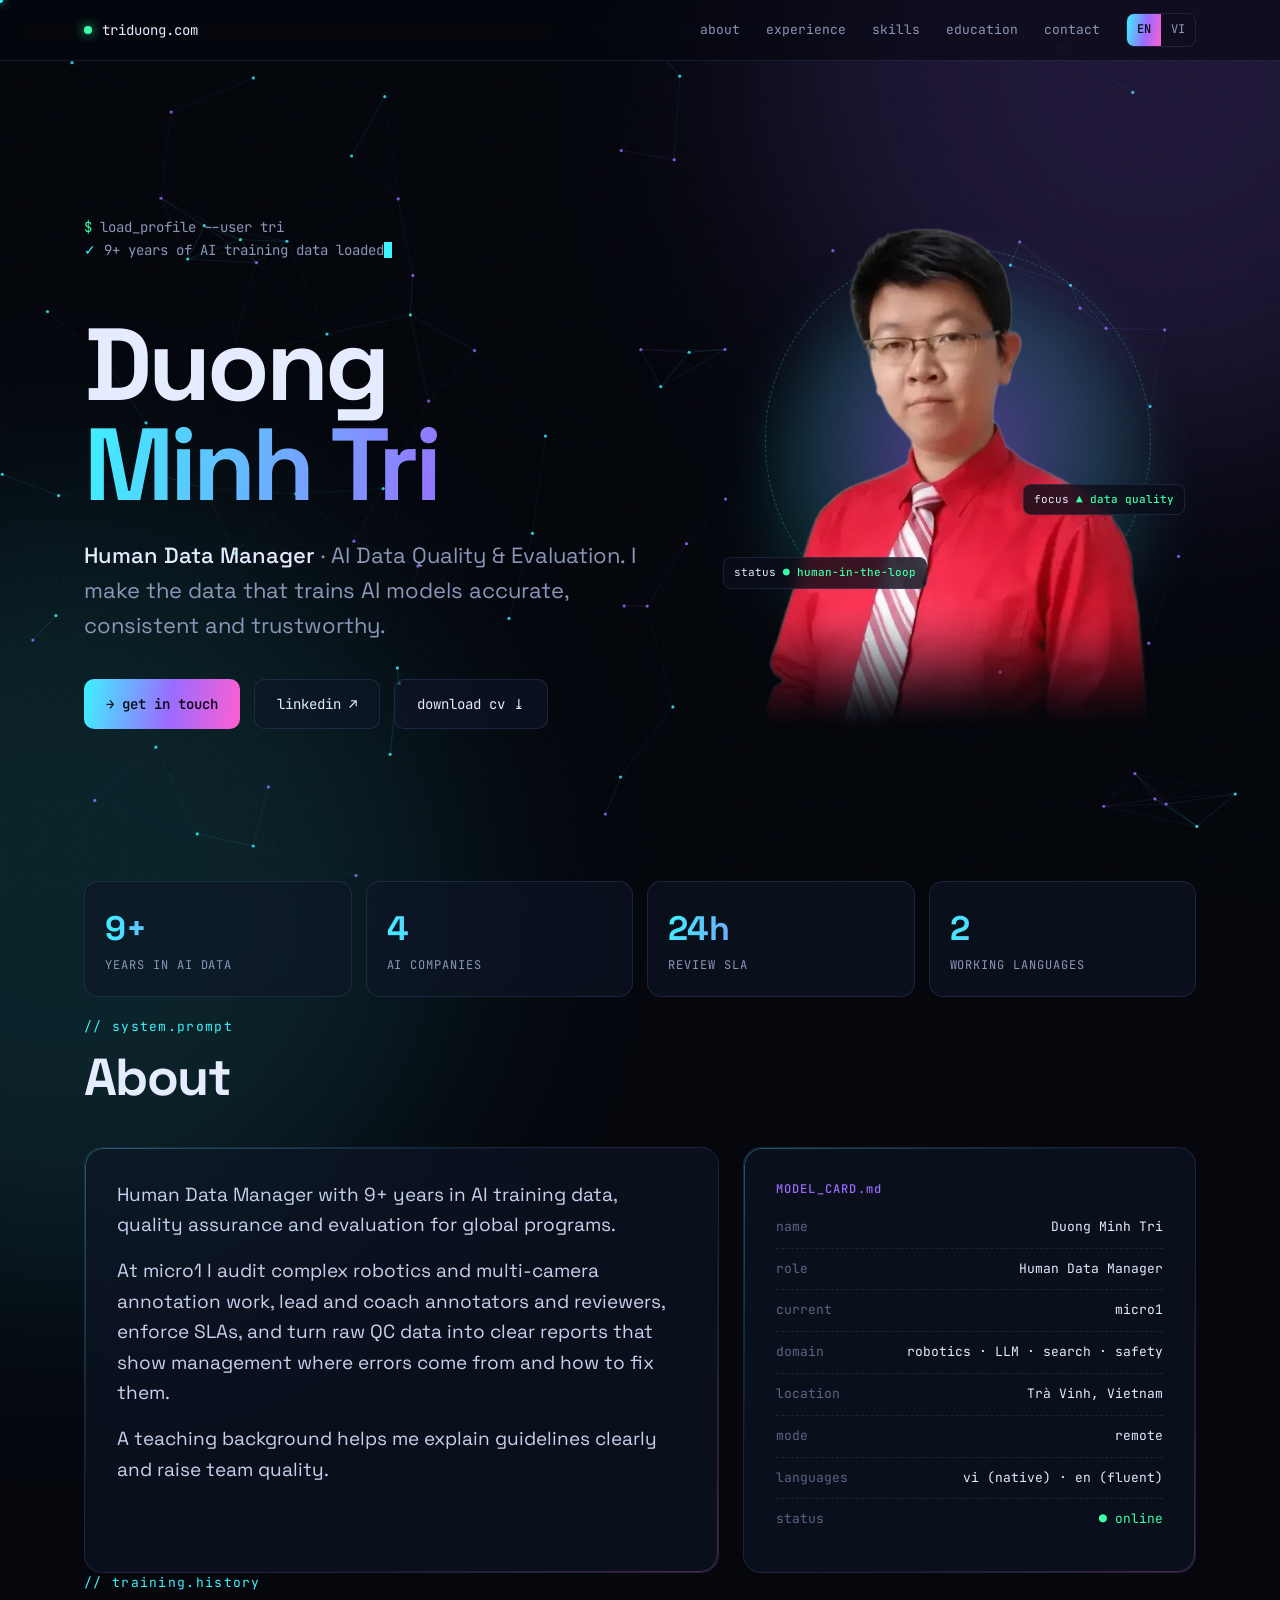
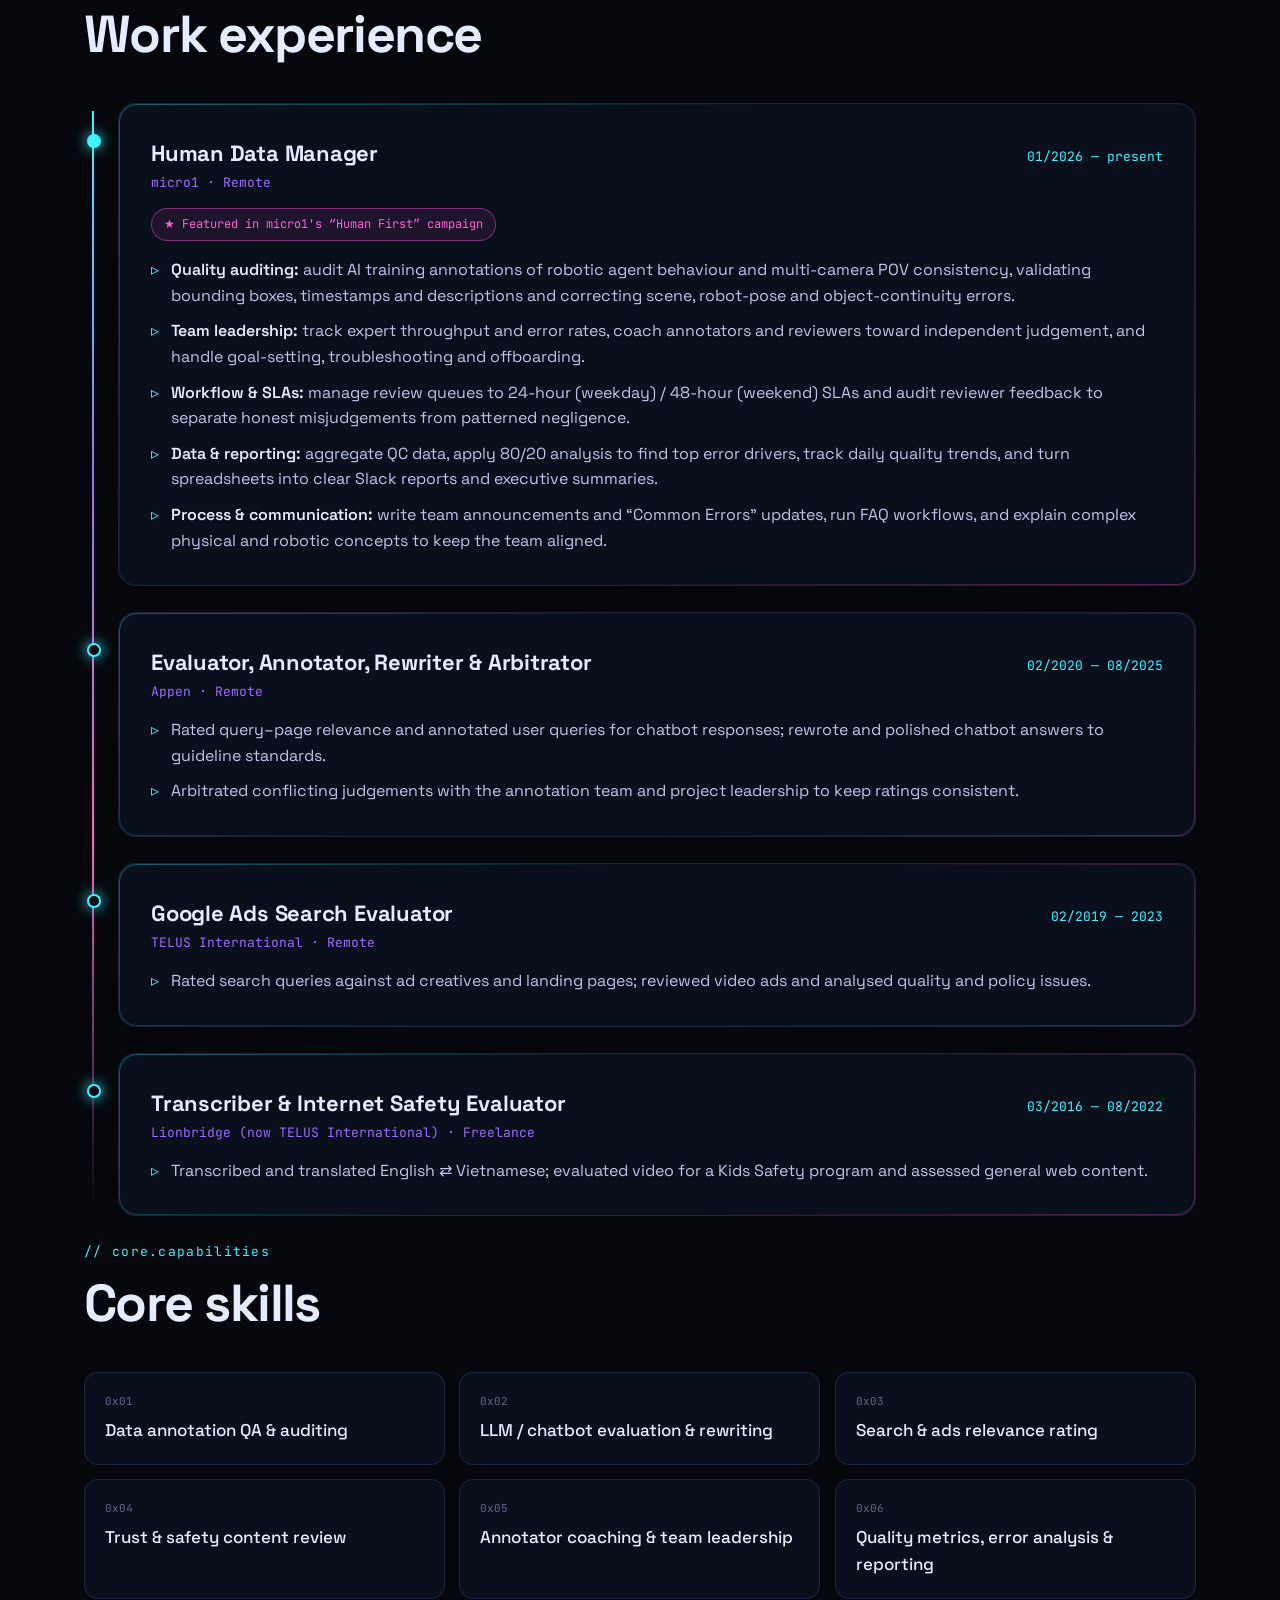
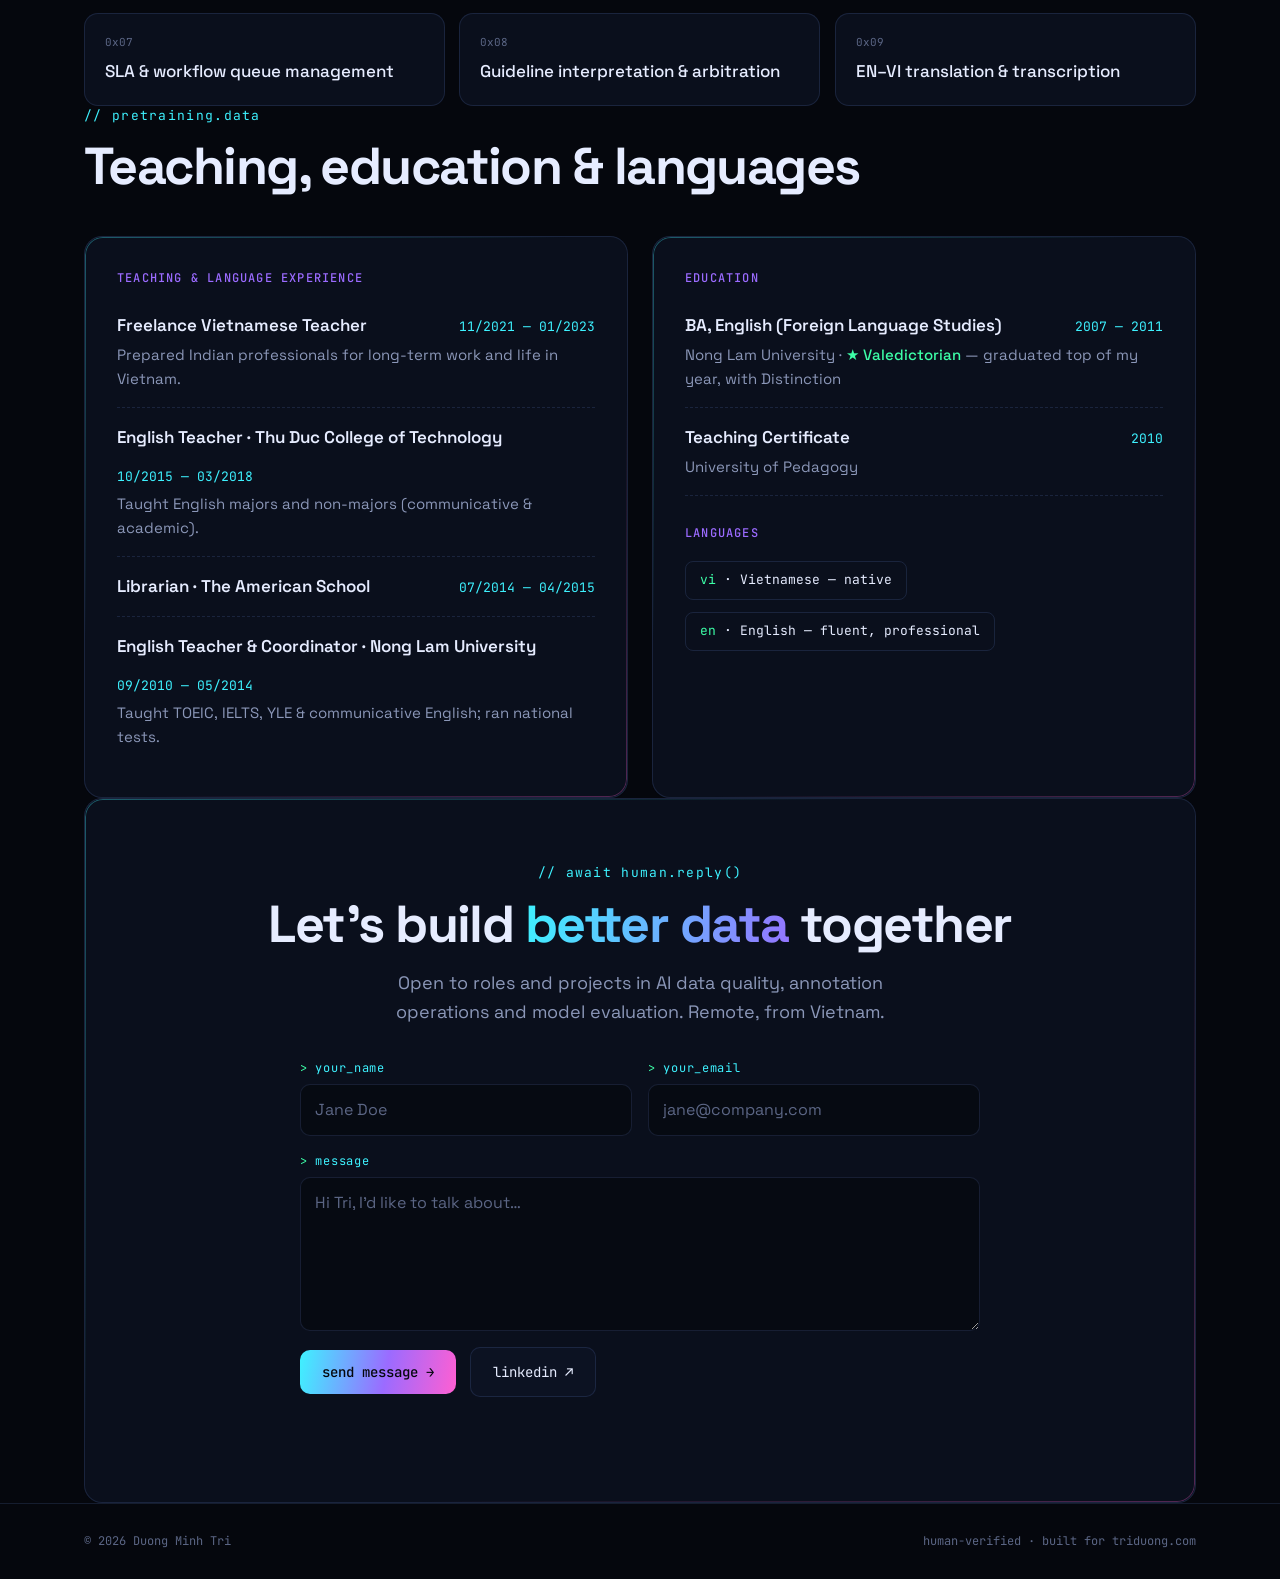
<file: index.html>
<!doctype html>
<html lang="en">
<head>
<meta charset="utf-8">
<meta name="viewport" content="width=device-width, initial-scale=1">
<title>Duong Minh Tri · Human Data Manager</title>
<meta name="description" content="Duong Minh Tri — Human Data Manager specialising in AI training data quality, annotation auditing and LLM evaluation. 9+ years with global AI programs.">
<meta property="og:title" content="Duong Minh Tri · Human Data Manager">
<meta property="og:description" content="AI data quality & evaluation. 9+ years making training data trustworthy.">
<meta property="og:url" content="https://triduong.com/">
<meta property="og:type" content="profile">
<meta property="og:image" content="https://triduong.com/img/og.jpg">
<meta name="twitter:card" content="summary_large_image">
<meta name="theme-color" content="#05070d">
<link rel="canonical" href="https://triduong.com/">
<link rel="alternate" hreflang="en" href="https://triduong.com/">
<link rel="alternate" hreflang="vi" href="https://triduong.com/?lang=vi">
<link rel="icon" href="/favicon.svg" type="image/svg+xml">
<link rel="preload" href="/img/tri.webp" as="image" type="image/webp">
<link rel="preconnect" href="https://fonts.googleapis.com">
<link rel="preconnect" href="https://fonts.gstatic.com" crossorigin>
<link href="https://fonts.googleapis.com/css2?family=Space+Grotesk:wght@400;500;600;700&family=JetBrains+Mono:wght@400;500&display=swap&subset=vietnamese" rel="stylesheet">
<style>
:root{
  --bg:#05070d; --panel:rgba(16,22,40,.62); --line:rgba(120,160,255,.14);
  --text:#e6ecff; --muted:#8b97b8; --dim:#5b6685;
  --cyan:#3ef2ff; --violet:#9b6bff; --pink:#ff5fd2; --green:#3dffa8;
  --grad:linear-gradient(100deg,var(--cyan),var(--violet) 55%,var(--pink));
  --mono:'JetBrains Mono',ui-monospace,monospace; --sans:'Space Grotesk',system-ui,sans-serif;
}
*{box-sizing:border-box;margin:0;padding:0}
html{scroll-behavior:smooth}
body{background:var(--bg);color:var(--text);font-family:var(--sans);line-height:1.6;overflow-x:hidden;-webkit-font-smoothing:antialiased}
::selection{background:var(--violet);color:#fff}
a{color:inherit;text-decoration:none}
#net{position:fixed;inset:0;z-index:0;pointer-events:none}
#fx{position:fixed;inset:0;z-index:60;pointer-events:none;mix-blend-mode:screen}
.glow{position:fixed;width:60vmax;height:60vmax;border-radius:50%;filter:blur(120px);opacity:.18;z-index:0;pointer-events:none}
.glow.a{background:var(--violet);top:-25vmax;right:-20vmax}
.glow.b{background:var(--cyan);bottom:-30vmax;left:-25vmax;opacity:.12}
.grain{position:fixed;inset:0;z-index:1;pointer-events:none;opacity:.05;background-image:url("data:image/svg+xml,%3Csvg xmlns='http://www.w3.org/2000/svg' width='120' height='120'%3E%3Cfilter id='n'%3E%3CfeTurbulence baseFrequency='.9'/%3E%3C/filter%3E%3Crect width='120' height='120' filter='url(%23n)'/%3E%3C/svg%3E")}
main,nav,footer{position:relative;z-index:2}
.wrap{max-width:1160px;margin:0 auto;padding:0 24px}

/* cursor follower (fine pointers only) */
.ring,.cdot{position:fixed;top:0;left:0;z-index:70;pointer-events:none;border-radius:50%;opacity:0;transition:opacity .3s,width .25s,height .25s,margin .25s,border-color .25s,background .25s}
.ring{width:38px;height:38px;margin:-19px 0 0 -19px;border:1.5px solid rgba(62,242,255,.7);box-shadow:0 0 18px rgba(62,242,255,.35),inset 0 0 12px rgba(155,107,255,.25)}
.cdot{width:6px;height:6px;margin:-3px 0 0 -3px;background:var(--cyan);box-shadow:0 0 10px var(--cyan)}
body.has-cursor .ring,body.has-cursor .cdot{opacity:1}
body.hovering .ring{width:64px;height:64px;margin:-32px 0 0 -32px;border-color:var(--pink);background:rgba(255,95,210,.08)}

/* nav */
nav{position:sticky;top:0;backdrop-filter:blur(14px);background:rgba(5,7,13,.55);border-bottom:1px solid var(--line)}
nav .wrap{display:flex;align-items:center;justify-content:space-between;height:60px;gap:16px}
.logo{font-family:var(--mono);font-size:14px;display:flex;align-items:center;gap:10px}
.logo .dot{width:8px;height:8px;border-radius:50%;background:var(--green);box-shadow:0 0 12px var(--green);animation:pulse 2s infinite}
@keyframes pulse{50%{opacity:.35}}
.navr{display:flex;align-items:center;gap:26px}
.links{display:flex;gap:26px;font-family:var(--mono);font-size:13px;color:var(--muted)}
.links a:hover{color:var(--cyan)}
.lang-sw{display:flex;border:1px solid var(--line);border-radius:8px;overflow:hidden;font-family:var(--mono);font-size:12px}
.lang-sw button{background:none;border:0;color:var(--muted);padding:6px 10px;cursor:pointer;font:inherit}
.lang-sw button[aria-pressed="true"]{background:var(--grad);color:#05070d;font-weight:500}
@media(max-width:820px){.links{display:none}}

/* hero */
.hero{min-height:calc(100vh - 60px);display:grid;grid-template-columns:1.25fr 1fr;gap:40px;align-items:center;padding:56px 24px 72px}
.term{font-family:var(--mono);font-size:14px;color:var(--muted);margin-bottom:26px;min-height:5.2em}
.term .p{color:var(--green)} .term .ok{color:var(--cyan)}
.caret{display:inline-block;width:8px;height:1.1em;background:var(--cyan);vertical-align:-3px;animation:blink 1s steps(1) infinite}
@keyframes blink{50%{opacity:0}}
h1{font-size:clamp(48px,8vw,104px);line-height:.98;font-weight:700;letter-spacing:-.04em}
.grad{background:var(--grad);-webkit-background-clip:text;background-clip:text;color:transparent;background-size:200% auto;animation:shift 8s linear infinite}
@keyframes shift{to{background-position:200% center}}
.role{margin-top:22px;font-size:clamp(17px,2.1vw,22px);color:var(--muted);max-width:620px}
.role b{color:var(--text);font-weight:500}
.cta{display:flex;gap:14px;flex-wrap:wrap;margin-top:36px}
.btn{font-family:var(--mono);font-size:14px;padding:13px 22px;border-radius:10px;border:1px solid var(--line);background:var(--panel);transition:box-shadow .25s,border-color .25s,transform .2s ease-out;display:inline-flex;gap:10px;align-items:center;will-change:transform}
.btn:hover{border-color:var(--cyan);box-shadow:0 0 24px rgba(62,242,255,.25)}
.btn.primary{background:var(--grad);color:#05070d;border:0;font-weight:500}
.btn.primary:hover{box-shadow:0 0 34px rgba(155,107,255,.55)}

/* portrait with annotation box */
.photo{position:relative;justify-self:center;width:min(420px,100%);aspect-ratio:531/666;transform-style:preserve-3d;transition:transform .2s ease-out}
.photo .halo{position:absolute;inset:12% 4% 0;border-radius:50% 50% 24px 24px;background:radial-gradient(circle at 50% 40%,rgba(155,107,255,.55),rgba(62,242,255,.18) 45%,transparent 70%);filter:blur(30px)}
.photo .orbit{position:absolute;left:50%;top:44%;width:92%;aspect-ratio:1;translate:-50% -50%;border-radius:50%;border:1px dashed rgba(62,242,255,.3);animation:spin 40s linear infinite}
.photo .orbit::after{content:"";position:absolute;top:-5px;left:50%;width:10px;height:10px;border-radius:50%;background:var(--pink);box-shadow:0 0 14px var(--pink)}
@keyframes spin{to{rotate:360deg}}
.photo img,.photo .head-cv{position:relative;width:100%;height:100%;object-fit:contain;display:block}
.chip{position:absolute;font-family:var(--mono);font-size:11px;padding:6px 10px;border-radius:8px;background:rgba(10,14,26,.8);border:1px solid var(--line);backdrop-filter:blur(8px);white-space:nowrap;transform:translateZ(60px)}
.chip b{color:var(--green);font-weight:500}
.chip.c1{right:-4%;top:52%} .chip.c2{left:-6%;top:66%}
@media(max-width:900px){
  .hero{grid-template-columns:1fr;min-height:0;padding-top:36px;gap:8px}
  .photo{order:-1;width:min(300px,78%)}
  .chip.c1{right:-8%} .chip.c2{left:-10%}
}

/* stats */
.stats{display:grid;grid-template-columns:repeat(4,1fr);gap:14px;margin-top:-20px;margin-bottom:20px}
.stat{padding:20px;border:1px solid var(--line);border-radius:14px;background:var(--panel);backdrop-filter:blur(8px);position:relative;overflow:hidden}
.stat .n{font-size:34px;font-weight:700;background:var(--grad);-webkit-background-clip:text;background-clip:text;color:transparent}
.stat .l{font-family:var(--mono);font-size:12px;color:var(--muted);text-transform:uppercase;letter-spacing:.08em}
@media(max-width:720px){.stats{grid-template-columns:repeat(2,1fr);margin-top:0}}

/* spotlight that follows the cursor on panels */
.spot::after{content:"";position:absolute;inset:0;border-radius:inherit;pointer-events:none;opacity:0;transition:opacity .3s;background:radial-gradient(420px circle at var(--mx,50%) var(--my,50%),rgba(62,242,255,.10),rgba(155,107,255,.06) 35%,transparent 60%)}
.spot:hover::after{opacity:1}

/* sections */
section{padding:90px 0}
.tag{font-family:var(--mono);font-size:13px;color:var(--cyan);letter-spacing:.1em;margin-bottom:12px}
.tag::before{content:"// "}
h2{font-size:clamp(32px,5vw,52px);letter-spacing:-.03em;line-height:1.1;margin-bottom:40px}
.card{border:1px solid var(--line);border-radius:18px;background:var(--panel);backdrop-filter:blur(10px);padding:32px;position:relative;overflow:hidden}
.card::before{content:"";position:absolute;inset:0;border-radius:inherit;padding:1px;background:linear-gradient(140deg,rgba(62,242,255,.35),transparent 40%,transparent 60%,rgba(255,95,210,.3));-webkit-mask:linear-gradient(#000 0 0) content-box,linear-gradient(#000 0 0);-webkit-mask-composite:xor;mask-composite:exclude;pointer-events:none}

.about{display:grid;grid-template-columns:1.4fr 1fr;gap:24px}
.about p{font-size:19px;color:#c7d0ee}
.about p + p{margin-top:16px}
.spec{font-family:var(--mono);font-size:13px}
.spec .row{display:flex;justify-content:space-between;gap:16px;padding:10px 0;border-bottom:1px dashed var(--line)}
.spec .row:last-child{border:0}
.spec .k{color:var(--dim)} .spec .v{color:var(--text);text-align:right}
.spec h3{font-family:var(--mono);font-size:12px;color:var(--violet);margin-bottom:8px;font-weight:500;letter-spacing:.1em}
@media(max-width:860px){.about{grid-template-columns:1fr}}

.tl{position:relative;padding-left:34px}
.tl::before{content:"";position:absolute;left:8px;top:8px;bottom:8px;width:2px;background:linear-gradient(var(--cyan),var(--violet),var(--pink),transparent)}
.job{margin-bottom:26px;overflow:visible}
.job .node{position:absolute;left:-32px;top:30px;width:14px;height:14px;border-radius:50%;background:var(--bg);border:2px solid var(--cyan);box-shadow:0 0 14px var(--cyan)}
.job.now .node{background:var(--cyan);animation:pulse 2s infinite}
.job-h{display:flex;justify-content:space-between;gap:16px;flex-wrap:wrap;align-items:baseline}
.job h3{font-size:22px;letter-spacing:-.01em}
.when{font-family:var(--mono);font-size:13px;color:var(--cyan);white-space:nowrap}
.org{font-family:var(--mono);font-size:13px;color:var(--violet);margin:2px 0 14px}
.badge{display:inline-flex;gap:8px;align-items:center;font-family:var(--mono);font-size:12px;padding:6px 12px;border-radius:999px;border:1px solid rgba(255,95,210,.4);color:var(--pink);background:rgba(255,95,210,.08);margin-bottom:16px}
.job ul{list-style:none;display:grid;gap:10px}
.job li{color:#bcc6e6;padding-left:20px;position:relative}
.job li::before{content:"▹";position:absolute;left:0;color:var(--cyan)}
.job li b{color:var(--text);font-weight:600}

.skills{display:grid;grid-template-columns:repeat(3,1fr);gap:14px}
.skill{padding:20px;border:1px solid var(--line);border-radius:14px;background:var(--panel);transition:border-color .3s,box-shadow .3s,transform .2s ease-out;position:relative;overflow:hidden;will-change:transform}
.skill:hover{border-color:rgba(62,242,255,.5);box-shadow:0 10px 40px -10px rgba(62,242,255,.3)}
.skill .i{font-family:var(--mono);font-size:11px;color:var(--dim)}
.skill .t{font-size:17px;font-weight:500;margin-top:6px}
@media(max-width:860px){.skills{grid-template-columns:repeat(2,1fr)}}
@media(max-width:520px){.skills{grid-template-columns:1fr}}

.two{display:grid;grid-template-columns:1fr 1fr;gap:24px}
@media(max-width:860px){.two{grid-template-columns:1fr}}
.mini{padding:16px 0;border-bottom:1px dashed var(--line)}
.mini:last-child{border:0}
.mini h4{font-size:17px;font-weight:600}
.mini p{color:var(--muted);font-size:15px;margin-top:4px}
.langs{display:flex;gap:12px;flex-wrap:wrap;margin-top:18px}
.lang{font-family:var(--mono);font-size:13px;padding:8px 14px;border-radius:8px;border:1px solid var(--line)}
.lang span{color:var(--green)}

.contact{text-align:center;padding:64px 32px}
.contact h2{margin-bottom:16px}
.contact p{color:var(--muted);max-width:560px;margin:0 auto 32px;font-size:18px}
.cform{max-width:680px;margin:0 auto;text-align:left;display:grid;gap:16px}
.cform .hp{position:absolute;left:-9999px;width:1px;height:1px;overflow:hidden}
.frow{display:grid;grid-template-columns:1fr 1fr;gap:16px}
@media(max-width:600px){.frow{grid-template-columns:1fr}.contact{padding:44px 20px}}
.fld{display:grid;gap:6px}
.fl{font-family:var(--mono);font-size:12px;color:var(--cyan);letter-spacing:.06em}
.fl::before{content:"> ";color:var(--green)}
.fld input,.fld textarea{width:100%;font:inherit;font-size:16px;color:var(--text);background:rgba(5,7,13,.6);border:1px solid var(--line);border-radius:10px;padding:12px 14px;outline:none;transition:border-color .2s,box-shadow .2s;resize:vertical}
.fld input::placeholder,.fld textarea::placeholder{color:var(--dim)}
.fld input:focus,.fld textarea:focus{border-color:var(--cyan);box-shadow:0 0 0 3px rgba(62,242,255,.15),0 0 24px rgba(62,242,255,.15)}
.fact{display:flex;gap:14px;flex-wrap:wrap;align-items:center}
.fact button{cursor:pointer}
.fact button[disabled]{opacity:.6;cursor:wait}
.fstatus{font-family:var(--mono);font-size:14px;min-height:1.4em;margin:0!important;max-width:none!important;text-align:left}
.fstatus.ok{color:var(--green)} .fstatus.err{color:var(--pink)}

footer{border-top:1px solid var(--line);padding:28px 0;font-family:var(--mono);font-size:12px;color:var(--dim)}
footer .wrap{display:flex;justify-content:space-between;flex-wrap:wrap;gap:10px}

.reveal{opacity:0;transform:translateY(24px);transition:opacity .8s ease,transform .8s ease}
.reveal.in{opacity:1;transform:none}
@media(prefers-reduced-motion:reduce){*{animation:none!important;transition:none!important}.reveal{opacity:1;transform:none}}

@media print{
  #net,#fx,.ring,.cdot,.glow,.grain,nav,.cta,.term,.photo .orbit,.photo .halo,  body{background:#fff;color:#000}
  .hero{grid-template-columns:1fr 160px;min-height:0;padding:0}
  .photo{width:160px;order:0}
  .card,.stat,.skill{background:#fff;border-color:#ccc}
  .reveal{opacity:1;transform:none}
  section{padding:24px 0}
  .grad,.stat .n{color:#000;-webkit-text-fill-color:#000}
  .job li,.about p{color:#222}
}
</style>
</head>
<body>
<canvas id="net" aria-hidden="true"></canvas>
<canvas id="fx" aria-hidden="true"></canvas>
<div class="ring" aria-hidden="true"></div><div class="cdot" aria-hidden="true"></div>
<div class="glow a"></div><div class="glow b"></div><div class="grain"></div>

<nav>
  <div class="wrap">
    <a href="#top" class="logo"><span class="dot"></span>triduong.com</a>
    <div class="navr">
      <div class="links">
        <a href="#about" data-i18n="nav.about">about</a><a href="#experience" data-i18n="nav.exp">experience</a><a href="#skills" data-i18n="nav.skills">skills</a><a href="#education" data-i18n="nav.edu">education</a><a href="#contact" data-i18n="nav.contact">contact</a>
      </div>
      <div class="lang-sw" role="group" aria-label="Language">
        <button type="button" data-lang="en" aria-pressed="true">EN</button><button type="button" data-lang="vi" aria-pressed="false">VI</button>
      </div>
    </div>
  </div>
</nav>

<main id="top">
  <header class="wrap hero">
    <div>
      <div class="term" id="term" aria-hidden="true"></div>
      <h1 data-i18n="name">Duong<br><span class="grad">Minh Tri</span></h1>
      <p class="role" data-i18n="role"><b>Human Data Manager</b> · AI Data Quality &amp; Evaluation. I make the data that trains AI models accurate, consistent and trustworthy.</p>
      <div class="cta">
        <a class="btn primary mag" href="#contact" data-i18n="cta.contact">→ get in touch</a>
        <a class="btn mag" href="https://www.linkedin.com/in/tri2212" target="_blank" rel="noopener">linkedin ↗</a>
        <a class="btn mag" id="cvdl" href="/files/Duong_Minh_Tri_CV.pdf" download data-i18n="cta.cv">download cv ⤓</a>
      </div>
    </div>
    <div class="photo" id="photo">
      <div class="halo"></div><div class="orbit"></div>
      <img src="/img/tri.webp" width="531" height="666" alt="Portrait of Duong Minh Tri" data-i18n-alt="photo.alt">
      <div class="chip c1" aria-hidden="true">focus <b>▲ data quality</b></div>
      <div class="chip c2" aria-hidden="true">status <b>● human-in-the-loop</b></div>
    </div>
  </header>

  <div class="wrap stats">
    <div class="stat spot"><div class="n" data-count="9" data-suffix="+">0</div><div class="l" data-i18n="stat.years">years in AI data</div></div>
    <div class="stat spot"><div class="n" data-count="4">0</div><div class="l" data-i18n="stat.cos">AI companies</div></div>
    <div class="stat spot"><div class="n" data-count="24" data-suffix="h">0</div><div class="l" data-i18n="stat.sla">review SLA</div></div>
    <div class="stat spot"><div class="n" data-count="2">0</div><div class="l" data-i18n="stat.langs">working languages</div></div>
  </div>

  <section id="about" class="wrap">
    <div class="tag">system.prompt</div>
    <h2 class="scr" data-i18n="h.about">About</h2>
    <div class="about">
      <div class="card spot reveal">
        <p data-i18n="about.1">Human Data Manager with 9+ years in AI training data, quality assurance and evaluation for global programs.</p>
        <p data-i18n="about.2">At micro1 I audit complex robotics and multi-camera annotation work, lead and coach annotators and reviewers, enforce SLAs, and turn raw QC data into clear reports that show management where errors come from and how to fix them.</p>
        <p data-i18n="about.3">A teaching background helps me explain guidelines clearly and raise team quality.</p>
      </div>
      <div class="card spec spot reveal">
        <h3>MODEL_CARD.md</h3>
        <div class="row"><span class="k">name</span><span class="v" data-i18n="mc.name">Duong Minh Tri</span></div>
        <div class="row"><span class="k">role</span><span class="v">Human Data Manager</span></div>
        <div class="row"><span class="k">current</span><span class="v">micro1</span></div>
        <div class="row"><span class="k">domain</span><span class="v">robotics · LLM · search · safety</span></div>
        <div class="row"><span class="k">location</span><span class="v" data-i18n="mc.loc">Trà Vinh, Vietnam</span></div>
        <div class="row"><span class="k">mode</span><span class="v" data-i18n="mc.mode">remote</span></div>
        <div class="row"><span class="k">languages</span><span class="v" data-i18n="mc.langs">vi (native) · en (fluent)</span></div>
        <div class="row"><span class="k">status</span><span class="v" style="color:var(--green)" data-i18n="mc.status">● online</span></div>
      </div>
    </div>
  </section>

  <section id="experience" class="wrap">
    <div class="tag">training.history</div>
    <h2 class="scr" data-i18n="h.exp">Work experience</h2>
    <div class="tl">
      <article class="job now card spot reveal"><span class="node"></span>
        <div class="job-h"><h3>Human Data Manager</h3><span class="when" data-i18n="j1.when">01/2026 — present</span></div>
        <div class="org" data-i18n="j1.org">micro1 · Remote</div>
        <div class="badge" data-i18n="j1.badge">★ Featured in micro1's “Human First” campaign</div>
        <ul>
          <li data-i18n="j1.1"><b>Quality auditing:</b> audit AI training annotations of robotic agent behaviour and multi-camera POV consistency, validating bounding boxes, timestamps and descriptions and correcting scene, robot-pose and object-continuity errors.</li>
          <li data-i18n="j1.2"><b>Team leadership:</b> track expert throughput and error rates, coach annotators and reviewers toward independent judgement, and handle goal-setting, troubleshooting and offboarding.</li>
          <li data-i18n="j1.3"><b>Workflow &amp; SLAs:</b> manage review queues to 24-hour (weekday) / 48-hour (weekend) SLAs and audit reviewer feedback to separate honest misjudgements from patterned negligence.</li>
          <li data-i18n="j1.4"><b>Data &amp; reporting:</b> aggregate QC data, apply 80/20 analysis to find top error drivers, track daily quality trends, and turn spreadsheets into clear Slack reports and executive summaries.</li>
          <li data-i18n="j1.5"><b>Process &amp; communication:</b> write team announcements and “Common Errors” updates, run FAQ workflows, and explain complex physical and robotic concepts to keep the team aligned.</li>
        </ul>
      </article>
      <article class="job card spot reveal"><span class="node"></span>
        <div class="job-h"><h3 data-i18n="j2.title">Evaluator, Annotator, Rewriter &amp; Arbitrator</h3><span class="when">02/2020 — 08/2025</span></div>
        <div class="org" data-i18n="j2.org">Appen · Remote</div>
        <ul>
          <li data-i18n="j2.1">Rated query–page relevance and annotated user queries for chatbot responses; rewrote and polished chatbot answers to guideline standards.</li>
          <li data-i18n="j2.2">Arbitrated conflicting judgements with the annotation team and project leadership to keep ratings consistent.</li>
        </ul>
      </article>
      <article class="job card spot reveal"><span class="node"></span>
        <div class="job-h"><h3 data-i18n="j3.title">Google Ads Search Evaluator</h3><span class="when">02/2019 — 2023</span></div>
        <div class="org" data-i18n="j3.org">TELUS International · Remote</div>
        <ul>
          <li data-i18n="j3.1">Rated search queries against ad creatives and landing pages; reviewed video ads and analysed quality and policy issues.</li>
        </ul>
      </article>
      <article class="job card spot reveal"><span class="node"></span>
        <div class="job-h"><h3 data-i18n="j4.title">Transcriber &amp; Internet Safety Evaluator</h3><span class="when">03/2016 — 08/2022</span></div>
        <div class="org" data-i18n="j4.org">Lionbridge (now TELUS International) · Freelance</div>
        <ul>
          <li data-i18n="j4.1">Transcribed and translated English ⇄ Vietnamese; evaluated video for a Kids Safety program and assessed general web content.</li>
        </ul>
      </article>
    </div>
  </section>

  <section id="skills" class="wrap">
    <div class="tag">core.capabilities</div>
    <h2 class="scr" data-i18n="h.skills">Core skills</h2>
    <div class="skills" id="skillGrid"></div>
  </section>

  <section id="education" class="wrap">
    <div class="tag">pretraining.data</div>
    <h2 class="scr" data-i18n="h.edu">Teaching, education &amp; languages</h2>
    <div class="two">
      <div class="card spot reveal">
        <div class="spec"><h3 data-i18n="t.head">TEACHING &amp; LANGUAGE EXPERIENCE</h3></div>
        <div class="mini"><div class="job-h"><h4 data-i18n="t1.title">Freelance Vietnamese Teacher</h4><span class="when">11/2021 — 01/2023</span></div><p data-i18n="t1.d">Prepared Indian professionals for long-term work and life in Vietnam.</p></div>
        <div class="mini"><div class="job-h"><h4 data-i18n="t2.title">English Teacher · Thu Duc College of Technology</h4><span class="when">10/2015 — 03/2018</span></div><p data-i18n="t2.d">Taught English majors and non-majors (communicative &amp; academic).</p></div>
        <div class="mini"><div class="job-h"><h4 data-i18n="t3.title">Librarian · The American School</h4><span class="when">07/2014 — 04/2015</span></div></div>
        <div class="mini"><div class="job-h"><h4 data-i18n="t4.title">English Teacher &amp; Coordinator · Nong Lam University</h4><span class="when">09/2010 — 05/2014</span></div><p data-i18n="t4.d">Taught TOEIC, IELTS, YLE &amp; communicative English; ran national tests.</p></div>
      </div>
      <div class="card spot reveal">
        <div class="spec"><h3 data-i18n="e.head">EDUCATION</h3></div>
        <div class="mini"><div class="job-h"><h4 data-i18n="e1.title">BA, English (Foreign Language Studies)</h4><span class="when">2007 — 2011</span></div><p data-i18n="e1.d">Nong Lam University · <b style="color:var(--green);font-weight:500">★ Valedictorian</b> — graduated top of my year, with Distinction</p></div>
        <div class="mini"><div class="job-h"><h4 data-i18n="e2.title">Teaching Certificate</h4><span class="when">2010</span></div><p data-i18n="e2.d">University of Pedagogy</p></div>
        <div class="spec" style="margin-top:28px"><h3 data-i18n="l.head">LANGUAGES</h3></div>
        <div class="langs">
          <div class="lang" data-i18n="l.vi"><span>vi</span> · Vietnamese — native</div>
          <div class="lang" data-i18n="l.en"><span>en</span> · English — fluent, professional</div>
        </div>
      </div>
    </div>
  </section>

  <section id="contact" class="wrap">
    <div class="card contact spot reveal">
      <div class="tag">await human.reply()</div>
      <h2 data-i18n="c.h">Let's build <span class="grad">better data</span> together</h2>
      <p data-i18n="c.p">Open to roles and projects in AI data quality, annotation operations and model evaluation. Remote, from Vietnam.</p>
      <form class="cform" name="contact" method="POST" data-netlify="true" netlify-honeypot="bot-field" id="cform">
        <input type="hidden" name="form-name" value="contact">
        <input type="hidden" name="subject" value="New message from triduong.com">
        <p class="hp"><label>Don’t fill this out: <input name="bot-field" tabindex="-1" autocomplete="off"></label></p>
        <div class="frow">
          <label class="fld"><span class="fl" data-i18n="f.name">your_name</span><input type="text" name="name" required maxlength="120" autocomplete="name" data-i18n-ph="f.name.ph" placeholder="Jane Doe"></label>
          <label class="fld"><span class="fl" data-i18n="f.email">your_email</span><input type="email" name="email" required maxlength="200" autocomplete="email" data-i18n-ph="f.email.ph" placeholder="jane@company.com"></label>
        </div>
        <label class="fld"><span class="fl" data-i18n="f.msg">message</span><textarea name="message" required rows="5" maxlength="5000" data-i18n-ph="f.msg.ph" placeholder="Hi Tri, I'd like to talk about…"></textarea></label>
        <div class="fact">
          <button type="submit" class="btn primary mag" data-i18n="f.send">send message →</button>
          <a class="btn mag" href="https://www.linkedin.com/in/tri2212" target="_blank" rel="noopener">linkedin ↗</a>
        </div>
        <p class="fstatus" id="fstatus" role="status" aria-live="polite"></p>
      </form>
    </div>
  </section>
</main>

<footer>
  <div class="wrap"><span>© <span id="yr"></span> <span data-i18n="mc.name">Duong Minh Tri</span></span><span data-i18n="foot">human-verified · built for triduong.com</span></div>
</footer>

<script>
(function(){
var reduce=matchMedia('(prefers-reduced-motion: reduce)').matches;
var fine=matchMedia('(hover: hover) and (pointer: fine)').matches;
function store(k,v){try{if(v===undefined)return localStorage.getItem(k);localStorage.setItem(k,v)}catch(e){return null}}

document.getElementById('yr').textContent=new Date().getFullYear();

/* ---------- i18n ---------- */
var VI={
 'nav.about':'giới thiệu','nav.exp':'kinh nghiệm','nav.skills':'kỹ năng','nav.edu':'học vấn','nav.contact':'liên hệ',
 'name':'Dương<br><span class="grad">Minh Trí</span>',
 'role':'<b>Human Data Manager</b> · Chất lượng &amp; Đánh giá Dữ liệu AI. Tôi giúp dữ liệu huấn luyện AI trở nên chính xác, nhất quán và đáng tin cậy.',
 'cta.contact':'→ liên hệ với tôi','cta.cv':'tải CV ⤓',
 'stat.years':'năm với dữ liệu AI','stat.cos':'công ty AI','stat.sla':'SLA kiểm duyệt','stat.langs':'ngôn ngữ làm việc',
 'h.about':'Giới thiệu',
 'about.1':'Human Data Manager với hơn 9 năm kinh nghiệm về dữ liệu huấn luyện AI, đảm bảo chất lượng và đánh giá cho các chương trình toàn cầu.',
 'about.2':'Tại micro1, tôi kiểm định các tác vụ gán nhãn phức tạp về robot và đa camera, dẫn dắt và huấn luyện đội ngũ gán nhãn và kiểm duyệt, đảm bảo SLA, đồng thời biến dữ liệu QC thô thành báo cáo rõ ràng, giúp ban quản lý thấy lỗi phát sinh từ đâu và cách khắc phục.',
 'about.3':'Nền tảng giảng dạy giúp tôi truyền đạt hướng dẫn rõ ràng và nâng cao chất lượng của cả đội.',
 'mc.name':'Dương Minh Trí','mc.loc':'Trà Vinh, Việt Nam','mc.mode':'làm việc từ xa','mc.langs':'vi (bản ngữ) · en (thành thạo)','mc.status':'● đang hoạt động',
 'h.exp':'Kinh nghiệm làm việc',
 'j1.when':'01/2026 — nay','j1.org':'micro1 · Từ xa','j1.badge':'★ Được chọn xuất hiện trong chiến dịch “Human First” của micro1',
 'j1.1':'<b>Kiểm định chất lượng:</b> kiểm định dữ liệu gán nhãn huấn luyện AI về hành vi của tác tử robot và tính nhất quán góc nhìn đa camera; xác thực bounding box, mốc thời gian và mô tả, đồng thời sửa lỗi về bối cảnh, tư thế robot và tính liên tục của vật thể.',
 'j1.2':'<b>Lãnh đạo đội ngũ:</b> theo dõi năng suất và tỷ lệ lỗi của chuyên gia, huấn luyện người gán nhãn và kiểm duyệt viên để tự đưa ra phán đoán độc lập; phụ trách đặt mục tiêu, xử lý vướng mắc và offboarding.',
 'j1.3':'<b>Vận hành &amp; SLA:</b> quản lý hàng đợi kiểm duyệt theo SLA 24 giờ (ngày thường) / 48 giờ (cuối tuần) và rà soát phản hồi của kiểm duyệt viên để phân biệt sai sót vô ý với sự cẩu thả có hệ thống.',
 'j1.4':'<b>Dữ liệu &amp; báo cáo:</b> tổng hợp dữ liệu QC, áp dụng phân tích 80/20 để tìm nguyên nhân gây lỗi chính, theo dõi xu hướng chất lượng hằng ngày và biến bảng tính thành báo cáo Slack cùng bản tóm tắt dễ hiểu cho lãnh đạo.',
 'j1.5':'<b>Quy trình &amp; giao tiếp:</b> soạn thông báo cho đội và bản cập nhật “Lỗi thường gặp”, vận hành quy trình FAQ, giải thích các khái niệm vật lý và robot phức tạp để cả đội luôn thống nhất.',
 'j2.title':'Đánh giá viên, Gán nhãn, Biên tập &amp; Phân xử','j2.org':'Appen · Từ xa',
 'j2.1':'Đánh giá mức độ liên quan giữa truy vấn và trang web, gán nhãn truy vấn người dùng cho phản hồi chatbot; viết lại và trau chuốt câu trả lời của chatbot theo tiêu chuẩn hướng dẫn.',
 'j2.2':'Phân xử các đánh giá mâu thuẫn cùng đội gán nhãn và ban lãnh đạo dự án để đảm bảo tính nhất quán.',
 'j3.title':'Đánh giá viên Tìm kiếm Google Ads','j3.org':'TELUS International · Từ xa',
 'j3.1':'Đánh giá truy vấn tìm kiếm so với mẫu quảng cáo và trang đích; xem xét quảng cáo video, phân tích các vấn đề về chất lượng và chính sách.',
 'j4.title':'Phiên âm viên &amp; Đánh giá viên An toàn Internet','j4.org':'Lionbridge (nay là TELUS International) · Tự do',
 'j4.1':'Phiên âm và dịch Anh ⇄ Việt; đánh giá video cho chương trình An toàn cho Trẻ em và đánh giá nội dung web nói chung.',
 'h.skills':'Kỹ năng cốt lõi',
 'h.edu':'Giảng dạy, học vấn &amp; ngôn ngữ','t.head':'KINH NGHIỆM GIẢNG DẠY &amp; NGÔN NGỮ',
 't1.title':'Giáo viên tiếng Việt tự do','t1.d':'Giúp các chuyên gia Ấn Độ chuẩn bị cho việc làm việc và sinh sống lâu dài tại Việt Nam.',
 't2.title':'Giáo viên tiếng Anh · Trường Cao đẳng Công nghệ Thủ Đức','t2.d':'Giảng dạy tiếng Anh cho sinh viên chuyên ngữ và không chuyên (giao tiếp &amp; học thuật).',
 't3.title':'Thủ thư · The American School',
 't4.title':'Giáo viên &amp; Điều phối viên tiếng Anh · Đại học Nông Lâm','t4.d':'Giảng dạy TOEIC, IELTS, YLE &amp; tiếng Anh giao tiếp; tổ chức các kỳ thi quốc gia.',
 'e.head':'HỌC VẤN','e1.title':'Cử nhân Ngôn ngữ Anh','e1.d':'Đại học Nông Lâm · <b style="color:var(--green);font-weight:500">★ Thủ khoa</b> tốt nghiệp',
 'e2.title':'Chứng chỉ Nghiệp vụ Sư phạm','e2.d':'Trường Đại học Sư phạm',
 'l.head':'NGÔN NGỮ','l.vi':'<span>vi</span> · Tiếng Việt — bản ngữ','l.en':'<span>en</span> · Tiếng Anh — thành thạo, chuyên nghiệp',
 'c.h':'Cùng xây dựng <span class="grad">dữ liệu tốt hơn</span>',
 'c.p':'Sẵn sàng cho các vị trí và dự án về chất lượng dữ liệu AI, vận hành gán nhãn và đánh giá mô hình. Làm việc từ xa tại Việt Nam.',
 'f.name':'họ_tên','f.email':'email','f.msg':'lời_nhắn','f.send':'gửi tin nhắn →',
 'f.name.ph':'Nguyễn Văn A','f.email.ph':'ban@congty.com','f.msg.ph':'Chào anh Trí, tôi muốn trao đổi về…','foot':'xác minh bởi con người · xây dựng cho triduong.com',
 'photo.alt':'Ảnh chân dung Dương Minh Trí'
};
var SK={
 en:['Data annotation QA & auditing','LLM / chatbot evaluation & rewriting','Search & ads relevance rating','Trust & safety content review','Annotator coaching & team leadership','Quality metrics, error analysis & reporting','SLA & workflow queue management','Guideline interpretation & arbitration','EN–VI translation & transcription'],
 vi:['Kiểm định & QA dữ liệu gán nhãn','Đánh giá & biên tập phản hồi LLM / chatbot','Đánh giá mức độ liên quan tìm kiếm & quảng cáo','Kiểm duyệt nội dung an toàn & tin cậy','Huấn luyện đội gán nhãn & lãnh đạo nhóm','Chỉ số chất lượng, phân tích lỗi & báo cáo','Quản lý SLA & hàng đợi công việc','Diễn giải hướng dẫn & phân xử','Dịch thuật & phiên âm Anh–Việt']
};
var TERM={
 en:[['<span class="p">$</span> ','load_profile --user tri'],['<span class="ok">✓</span> ','9+ years of AI training data loaded'],['<span class="ok">✓</span> ','quality checks passed · human in the loop']],
 vi:[['<span class="p">$</span> ','load_profile --user tri --lang vi'],['<span class="ok">✓</span> ','đã tải hơn 9 năm dữ liệu huấn luyện AI'],['<span class="ok">✓</span> ','kiểm tra chất lượng: đạt · con người trong vòng lặp']]
};
var META={
 en:{title:document.title,desc:document.querySelector('meta[name=description]').content},
 vi:{title:'Dương Minh Trí · Human Data Manager',desc:'Dương Minh Trí — Human Data Manager chuyên về chất lượng dữ liệu huấn luyện AI, kiểm định gán nhãn và đánh giá LLM. Hơn 9 năm làm việc với các chương trình AI toàn cầu.'}
};
var EN={};
document.querySelectorAll('[data-i18n]').forEach(function(el){EN[el.dataset.i18n]=el.innerHTML});
var img=document.querySelector('[data-i18n-alt]');EN['photo.alt']=img.alt;
document.querySelectorAll('[data-i18n-ph]').forEach(function(el){EN[el.dataset.i18nPh]=el.placeholder});

/* ---------- contact form (Netlify Forms, AJAX) ---------- */
var FMSG={
 en:{sending:'> sending…',ok:'✓ Message sent. Thank you, I’ll get back to you soon.',err:'✗ Something went wrong. Please try again, or reach me on LinkedIn.'},
 vi:{sending:'> đang gửi…',ok:'✓ Đã gửi tin nhắn. Cảm ơn bạn, tôi sẽ phản hồi sớm.',err:'✗ Có lỗi xảy ra. Vui lòng thử lại hoặc liên hệ qua LinkedIn.'}
};
var cform=document.getElementById('cform'),fstatus=document.getElementById('fstatus');
cform.addEventListener('submit',function(e){
  e.preventDefault();var btn=cform.querySelector('button[type=submit]'),t=FMSG[curLang];
  btn.disabled=true;fstatus.className='fstatus';fstatus.textContent=t.sending;
  fetch('/',{method:'POST',headers:{'Content-Type':'application/x-www-form-urlencoded'},body:new URLSearchParams(new FormData(cform)).toString()})
    .then(function(r){if(!r.ok)throw new Error(r.status);cform.reset();fstatus.className='fstatus ok';fstatus.textContent=t.ok;
      var b=btn.getBoundingClientRect();dispatchEvent(new PointerEvent('pointerdown',{clientX:b.left+b.width/2,clientY:b.top+b.height/2}));})
    .catch(function(){fstatus.className='fstatus err';fstatus.textContent=t.err;})
    .finally(function(){btn.disabled=false;});
});

var grid=document.getElementById('skillGrid');
function renderSkills(lang){
  grid.innerHTML='';
  SK[lang].forEach(function(s,i){var el=document.createElement('div');el.className='skill spot tilt reveal in';
    el.innerHTML='<div class="i">0x'+(i+1).toString(16).padStart(2,'0')+'</div><div class="t"></div>';el.querySelector('.t').textContent=s;grid.appendChild(el);});
  bindPanels(grid);
}

var termTimer,term=document.getElementById('term');
function typeTerm(lang){
  clearTimeout(termTimer);var lines=TERM[lang];
  if(reduce){term.innerHTML=lines.map(function(l){return l[0]+l[1]}).join('<br>');return;}
  (function type(li,ci,html){
    if(li>=lines.length){term.innerHTML=html+'<span class="caret"></span>';return;}
    var cur=lines[li][0]+lines[li][1].slice(0,ci);term.innerHTML=html+cur+'<span class="caret"></span>';
    if(ci<lines[li][1].length)termTimer=setTimeout(function(){type(li,ci+1,html)},li===0?40:16);
    else termTimer=setTimeout(function(){type(li+1,0,html+cur+'<br>')},300);
  })(0,0,'');
}

var curLang='en';
function setLang(lang,first){
  curLang=lang;document.documentElement.lang=lang;
  document.querySelectorAll('[data-i18n]').forEach(function(el){var k=el.dataset.i18n;el.innerHTML=lang==='vi'&&VI[k]!=null?VI[k]:EN[k]});
  img.alt=lang==='vi'?VI['photo.alt']:EN['photo.alt'];
  document.getElementById('cvdl').href=lang==='vi'?'/files/Duong_Minh_Tri_CV_VI.pdf':'/files/Duong_Minh_Tri_CV.pdf';
  document.querySelectorAll('[data-i18n-ph]').forEach(function(el){var k=el.dataset.i18nPh;el.placeholder=lang==='vi'&&VI[k]?VI[k]:EN[k]});
  fstatus.textContent='';fstatus.className='fstatus';
  document.title=META[lang].title;document.querySelector('meta[name=description]').content=META[lang].desc;
  document.querySelectorAll('.lang-sw button').forEach(function(b){b.setAttribute('aria-pressed',b.dataset.lang===lang)});
  renderSkills(lang);typeTerm(lang);
  if(!first)document.querySelectorAll('h2.scr').forEach(scramble);
  var url=new URL(location.href);if(lang==='vi')url.searchParams.set('lang','vi');else url.searchParams.delete('lang');history.replaceState(null,'',url);
}
document.querySelectorAll('.lang-sw button').forEach(function(b){b.addEventListener('click',function(){store('lang',b.dataset.lang);setLang(b.dataset.lang)})});

/* ---------- text scramble ("decoding") for section titles ---------- */
var GLYPHS='▓▒░<>/\\|=+*#01ABCDEFXYZ';
function scramble(el){
  if(reduce)return;var target=el.textContent,start=performance.now(),dur=700;
  (function f(now){var p=Math.min((now-start)/dur,1),n=Math.floor(target.length*p),out=target.slice(0,n);
    for(var i=n;i<target.length;i++)out+=target[i]===' '?' ':GLYPHS[Math.random()*GLYPHS.length|0];
    el.textContent=out;if(p<1)requestAnimationFrame(f);else el.textContent=target;})(start);
}

/* ---------- counters + reveal ---------- */
function count(el){var t=+el.dataset.count,s=el.dataset.suffix||'',st=null;
  if(reduce){el.textContent=t+s;return;}
  requestAnimationFrame(function f(ts){if(!st)st=ts;var p=Math.min((ts-st)/1400,1);el.textContent=Math.round(t*(1-Math.pow(1-p,3)))+s;if(p<1)requestAnimationFrame(f);});}
var io=new IntersectionObserver(function(es){es.forEach(function(e){if(!e.isIntersecting)return;var t=e.target;
  t.classList.add('in');if(t.dataset.count)count(t);if(t.classList.contains('scr'))scramble(t);io.unobserve(t);})},{threshold:.12});
document.querySelectorAll('.reveal,[data-count],h2.scr').forEach(function(el){io.observe(el)});

/* ---------- mouse interactions ---------- */
var mouse={x:-9999,y:-9999,vx:0,vy:0};

// spotlight + tilt on panels
function bindPanels(root){
  if(!fine||reduce)return;
  root.querySelectorAll('.spot').forEach(function(el){
    el.addEventListener('pointermove',function(e){var r=el.getBoundingClientRect(),x=e.clientX-r.left,y=e.clientY-r.top;
      el.style.setProperty('--mx',x+'px');el.style.setProperty('--my',y+'px');
      if(el.classList.contains('tilt')){var rx=(y/r.height-.5)*-10,ry=(x/r.width-.5)*10;el.style.transform='perspective(600px) rotateX('+rx+'deg) rotateY('+ry+'deg) translateY(-3px)';}});
    if(el.classList.contains('tilt'))el.addEventListener('pointerleave',function(){el.style.transform=''});
  });
}
bindPanels(document);

if(fine&&!reduce){
  document.body.classList.add('has-cursor');
  var ring=document.querySelector('.ring'),cdot=document.querySelector('.cdot'),rx=0,ry=0;
  addEventListener('pointermove',function(e){mouse.vx=e.clientX-mouse.x;mouse.vy=e.clientY-mouse.y;mouse.x=e.clientX;mouse.y=e.clientY;
    cdot.style.transform='translate('+mouse.x+'px,'+mouse.y+'px)';});
  document.addEventListener('pointerleave',function(){document.body.classList.remove('has-cursor')});
  document.addEventListener('pointerenter',function(){document.body.classList.add('has-cursor')});
  document.addEventListener('pointerover',function(e){document.body.classList.toggle('hovering',!!e.target.closest('a,button,.skill'))});
  (function loop(){rx+=(mouse.x-rx)*.18;ry+=(mouse.y-ry)*.18;ring.style.transform='translate('+rx+'px,'+ry+'px)';requestAnimationFrame(loop)})();

  // magnetic buttons
  document.querySelectorAll('.mag').forEach(function(b){
    b.addEventListener('pointermove',function(e){var r=b.getBoundingClientRect();b.style.transform='translate('+(e.clientX-r.left-r.width/2)*.25+'px,'+(e.clientY-r.top-r.height/2)*.35+'px)'});
    b.addEventListener('pointerleave',function(){b.style.transform=''});
  });

  // portrait parallax
  var photo=document.getElementById('photo');
  addEventListener('pointermove',function(e){if(scrollY>innerHeight)return;
    var nx=e.clientX/innerWidth-.5,ny=e.clientY/innerHeight-.5;photo.style.transform='perspective(900px) rotateY('+nx*6+'deg) rotateX('+ny*-5+'deg)';});
}

/* ---------- head follows the cursor / finger ----------
   117 AI-generated frames: 13 yaw steps (left→right) x 9 pitch steps (up→down),
   files /img/head/f_<row>_<col>.webp. Loaded after the page. Instead of jumping
   between frames, the 4 nearest frames are blended (bilinear, additive) on a canvas,
   so the head turns continuously. */
(function(){
  var COLS=13,ROWS=9,CR=6,RR=4,img=document.querySelector('#photo img'),photo=document.getElementById('photo');
  var frames=[],loaded=0,tx=0,ty=0,cx=0,cy=0,lastX=null,lastY=null,idle=null,cv,ctx;
  function load(){
    for(var r=0;r<ROWS;r++)for(var c=0;c<COLS;c++){(function(r,c){var im=new Image();im.decoding='async';
      im.onload=function(){if(++loaded===ROWS*COLS)begin();};
      im.src='/img/head/f_'+r+'_'+c+'.webp';(frames[r]=frames[r]||[])[c]=im;})(r,c);}
  }
  function begin(){
    var f=frames[RR][CR];cv=document.createElement('canvas');cv.width=f.naturalWidth;cv.height=f.naturalHeight;
    cv.className='head-cv';cv.setAttribute('role','img');cv.setAttribute('aria-label',img.alt);
    ctx=cv.getContext('2d');img.parentNode.insertBefore(cv,img);draw();img.style.display='none';
    requestAnimationFrame(tick);
  }
  function draw(){
    // continuous grid position
    var gx=(cx+1)/2*(COLS-1),gy=(cy+1)/2*(ROWS-1),c0=Math.floor(gx),r0=Math.floor(gy);
    c0=Math.min(c0,COLS-2);r0=Math.min(r0,ROWS-2);
    // smoothstep keeps each frame crisp for longer and makes the cross-fade short
    var fx=ss(gx-c0),fy=ss(gy-r0);
    ctx.globalCompositeOperation='source-over';ctx.globalAlpha=1;ctx.clearRect(0,0,cv.width,cv.height);
    ctx.globalCompositeOperation='lighter';  // adds premultiplied pixels -> exact weighted blend
    var q=[[r0,c0,(1-fx)*(1-fy)],[r0,c0+1,fx*(1-fy)],[r0+1,c0,(1-fx)*fy],[r0+1,c0+1,fx*fy]];
    for(var i=0;i<4;i++){if(q[i][2]<0.004)continue;ctx.globalAlpha=q[i][2];ctx.drawImage(frames[q[i][0]][q[i][1]],0,0);}
  }
  function ss(t){t=Math.max(0,Math.min(1,(t-.2)/.6));return t*t*(3-2*t)}
  function aim(x,y){
    var b=photo.getBoundingClientRect(),hx=b.left+b.width*.5,hy=b.top+b.height*.25;  // roughly the face
    // scale by the space on each side of the face, so every screen edge reaches the full turn
    var dx=x-hx,dy=y-hy;
    tx=Math.max(-1,Math.min(1,dx/(.85*(dx>0?Math.max(innerWidth-hx,80):Math.max(hx,80)))));
    ty=Math.max(-1,Math.min(1,dy/(.85*(dy>0?Math.max(innerHeight-hy,80):Math.max(hy,80)))));
    clearTimeout(idle);
  }
  function home(delay){clearTimeout(idle);idle=setTimeout(function(){tx=0;ty=0},delay)}
  function tick(){
    // aim at the nearest real frame so the head always comes to rest on a sharp image
    var qx=Math.round((tx+1)/2*(COLS-1))/(COLS-1)*2-1,qy=Math.round((ty+1)/2*(ROWS-1))/(ROWS-1)*2-1;
    var k=reduce?1:.14;cx+=(qx-cx)*k;cy+=(qy-cy)*k;   // smooth easing between frames
    if(Math.abs(qx-cx)<.002)cx=qx;if(Math.abs(qy-cy)<.002)cy=qy;
    if(lastX===null||Math.abs(cx-lastX)>.0015||Math.abs(cy-lastY)>.0015){lastX=cx;lastY=cy;draw();}
    requestAnimationFrame(tick);
  }
  addEventListener('pointermove',function(e){if(e.pointerType==='touch')return;aim(e.clientX,e.clientY)},{passive:true});
  document.addEventListener('pointerleave',function(){home(600)});
  // touch: follow the finger while it is on the screen, then look back at the visitor
  addEventListener('touchstart',function(e){var t=e.touches[0];aim(t.clientX,t.clientY)},{passive:true});
  addEventListener('touchmove',function(e){var t=e.touches[0];aim(t.clientX,t.clientY)},{passive:true});
  addEventListener('touchend',function(){home(1200)},{passive:true});
  // only start if the frames are deployed (one cheap probe first)
  function start(){fetch('/img/head/f_4_6.webp',{method:'HEAD'}).then(function(r){if(r.ok)load()}).catch(function(){})}
  if(document.readyState==='complete')setTimeout(start,300);else addEventListener('load',function(){setTimeout(start,300)});
})();

/* ---------- particle trail + click bursts ---------- */
(function(){
  if(!fine||reduce)return;
  var c=document.getElementById('fx'),x=c.getContext('2d'),dpr=Math.min(devicePixelRatio||1,2),W,H,parts=[],waves=[];
  var COLS=['62,242,255','155,107,255','255,95,210','61,255,168'];
  function size(){W=innerWidth;H=innerHeight;c.width=W*dpr;c.height=H*dpr;c.style.width=W+'px';c.style.height=H+'px';x.setTransform(dpr,0,0,dpr,0,0)}
  size();addEventListener('resize',size);
  var lx=null,ly=null;
  addEventListener('pointermove',function(e){
    if(lx===null){lx=e.clientX;ly=e.clientY}
    var dx=e.clientX-lx,dy=e.clientY-ly,dist=Math.sqrt(dx*dx+dy*dy),n=Math.min(6,Math.floor(dist/8));
    for(var i=0;i<n;i++){var t=i/n;parts.push({x:lx+dx*t,y:ly+dy*t,vx:(Math.random()-.5)*.8,vy:(Math.random()-.5)*.8-.2,life:1,dec:.018+Math.random()*.02,r:1+Math.random()*2.2,c:COLS[Math.random()*3|0]})}
    lx=e.clientX;ly=e.clientY;
  });
  addEventListener('pointerdown',function(e){
    for(var i=0;i<28;i++){var a=Math.PI*2*i/28,s=2+Math.random()*4;parts.push({x:e.clientX,y:e.clientY,vx:Math.cos(a)*s,vy:Math.sin(a)*s,life:1,dec:.015+Math.random()*.015,r:1.5+Math.random()*2,c:COLS[i%4],drag:.94})}
    waves.push({x:e.clientX,y:e.clientY,r:0,life:1});
  });
  (function frame(){
    x.clearRect(0,0,W,H);
    for(var i=parts.length-1;i>=0;i--){var p=parts[i];p.x+=p.vx;p.y+=p.vy;if(p.drag){p.vx*=p.drag;p.vy*=p.drag}p.life-=p.dec;
      if(p.life<=0){parts.splice(i,1);continue}
      x.beginPath();x.arc(p.x,p.y,p.r*p.life+.3,0,6.283);x.fillStyle='rgba('+p.c+','+p.life+')';x.shadowColor='rgba('+p.c+',1)';x.shadowBlur=10;x.fill();}
    x.shadowBlur=0;
    for(var j=waves.length-1;j>=0;j--){var w=waves[j];w.r+=5;w.life-=.03;if(w.life<=0){waves.splice(j,1);continue}
      x.beginPath();x.arc(w.x,w.y,w.r,0,6.283);x.strokeStyle='rgba(62,242,255,'+w.life*.8+')';x.lineWidth=2;x.stroke();}
    if(parts.length>400)parts.splice(0,parts.length-400);
    requestAnimationFrame(frame);
  })();
})();

/* ---------- neural network background (reacts to cursor) ---------- */
(function(){
  var c=document.getElementById('net'),x=c.getContext('2d'),W,H,dpr=Math.min(devicePixelRatio||1,2),pts=[];
  function size(){W=innerWidth;H=innerHeight;c.width=W*dpr;c.height=H*dpr;c.style.width=W+'px';c.style.height=H+'px';x.setTransform(dpr,0,0,dpr,0,0);
    var n=Math.min(110,Math.floor(W*H/14000));pts=[];for(var i=0;i<n;i++)pts.push({x:Math.random()*W,y:Math.random()*H,vx:(Math.random()-.5)*.3,vy:(Math.random()-.5)*.3,h:Math.random()});}
  size();addEventListener('resize',size);
  function col(h,a){return h<.5?'rgba(62,242,255,'+a+')':'rgba(155,107,255,'+a+')'}
  function frame(){
    x.clearRect(0,0,W,H);var D=140;
    for(var i=0;i<pts.length;i++){var p=pts[i];
      var mdx=p.x-mouse.x,mdy=p.y-mouse.y,md=Math.sqrt(mdx*mdx+mdy*mdy)||1;
      if(!reduce){
        if(md<120){var f=(120-md)/120*.6;p.x+=mdx/md*f*3;p.y+=mdy/md*f*3;}  // gentle push away from cursor
        p.x+=p.vx;p.y+=p.vy;if(p.x<0||p.x>W)p.vx*=-1;if(p.y<0||p.y>H)p.vy*=-1;
      }
      if(md<200){x.strokeStyle='rgba(255,95,210,'+(1-md/200)*.55+')';x.lineWidth=1;x.beginPath();x.moveTo(p.x,p.y);x.lineTo(mouse.x,mouse.y);x.stroke();}
      for(var j=i+1;j<pts.length;j++){var q=pts[j],dx=p.x-q.x,dy=p.y-q.y,d=dx*dx+dy*dy;
        if(d<D*D){x.strokeStyle=col(p.h,(1-Math.sqrt(d)/D)*.22);x.lineWidth=.8;x.beginPath();x.moveTo(p.x,p.y);x.lineTo(q.x,q.y);x.stroke();}}
      var near=md<200;x.fillStyle=near?'rgba(255,95,210,.95)':col(p.h,.8);x.beginPath();x.arc(p.x,p.y,near?2.4:1.6,0,6.283);x.fill();}
    if(!reduce)requestAnimationFrame(frame);}
  frame();
})();

/* ---------- initial language ---------- */
var q=new URLSearchParams(location.search).get('lang'),saved=store('lang');
var start=q==='vi'||q==='en'?q:saved==='vi'||saved==='en'?saved:(navigator.language||'').toLowerCase().indexOf('vi')===0?'vi':'en';
setLang(start,true);
})();
</script>
</body>
</html>
</file>
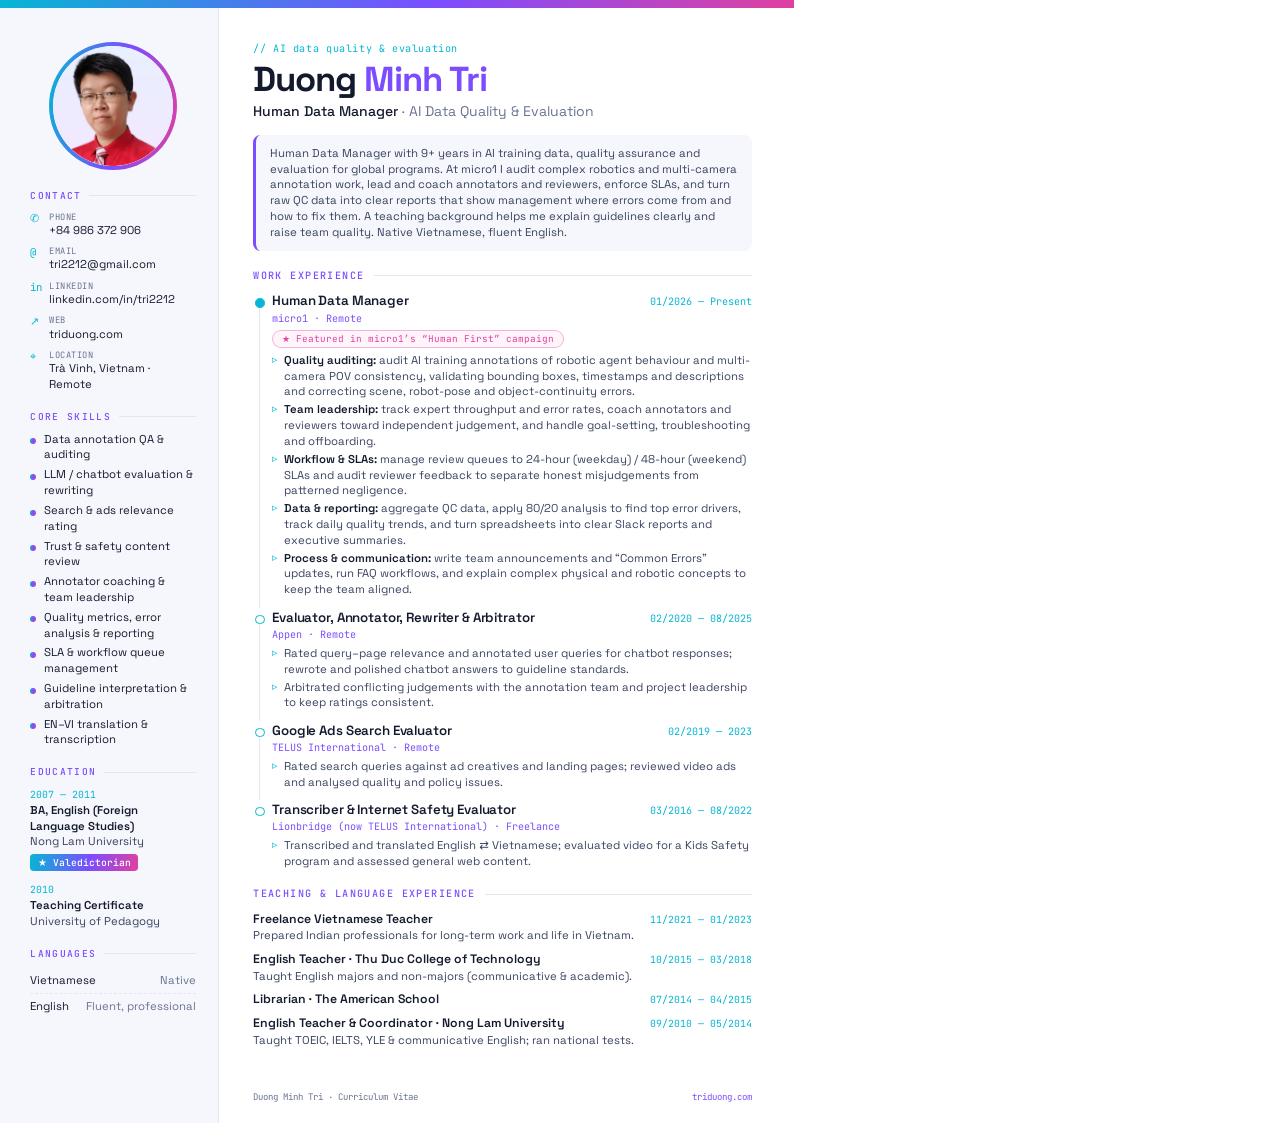
<file: cv/cv.html>
<!doctype html>
<html lang="en">
<head>
<meta charset="utf-8">
<title>Duong Minh Tri · CV</title>
<link rel="stylesheet" href="fonts.css">
<style>
@page{size:A4;margin:0}
:root{
  --ink:#141a2e;--body:#3a4260;--muted:#6b7392;--line:#e3e7f2;--soft:#f5f7fc;
  --cyan:#06b6d4;--violet:#7c4dff;--pink:#e040a0;--green:#10b981;
  --grad:linear-gradient(100deg,#06b6d4,#7c4dff 55%,#e040a0);
  --sans:'Space Grotesk',system-ui,sans-serif;--mono:'JetBrains Mono',ui-monospace,monospace;
}
*{box-sizing:border-box;margin:0;padding:0}
html,body{background:#fff}
body{font-family:var(--sans);color:var(--body);font-size:8.55pt;line-height:1.38;-webkit-print-color-adjust:exact;print-color-adjust:exact}
.page{width:210mm;height:297mm;position:relative;overflow:hidden;display:grid;grid-template-columns:58mm 1fr}
.page::before{content:"";position:absolute;left:0;right:0;top:0;height:2.2mm;background:var(--grad)}

/* sidebar */
aside{background:var(--soft);padding:11mm 6mm 10mm 8mm;border-right:1px solid var(--line)}
.photo{width:34mm;height:34mm;border-radius:50%;padding:1.1mm;background:var(--grad);margin:0 auto 5mm}
.photo img{width:100%;height:100%;border-radius:50%;display:block;background:#fff}
.sh{font-family:var(--mono);font-size:7.2pt;font-weight:500;letter-spacing:.14em;text-transform:uppercase;color:var(--violet);margin:4.6mm 0 2.2mm;display:flex;align-items:center;gap:2mm}
.sh::after{content:"";flex:1;height:1px;background:var(--line)}
aside .sh:first-of-type{margin-top:0}
.ct{display:grid;gap:1.8mm}
.ct div{display:grid;grid-template-columns:5mm 1fr;align-items:start}
.ct .ic{font-family:var(--mono);color:var(--cyan);font-size:8pt}
.ct span:last-child{color:var(--ink);word-break:break-word}
.ct small{display:block;font-family:var(--mono);font-size:6.6pt;color:var(--muted);letter-spacing:.06em;text-transform:uppercase}
.skills{list-style:none;display:grid;gap:1.1mm}
.skills li{padding-left:3.6mm;position:relative;color:var(--ink)}
.skills li::before{content:"";position:absolute;left:0;top:1.75mm;width:1.6mm;height:1.6mm;border-radius:50%;background:var(--grad)}
.edu{margin-bottom:3mm}
.edu b{display:block;color:var(--ink);font-weight:600}
.edu .when{font-family:var(--mono);font-size:7.4pt;color:var(--cyan)}
.hl{display:inline-block;margin-top:1mm;font-family:var(--mono);font-size:7.2pt;font-weight:500;color:#fff;background:var(--grad);padding:.5mm 2mm;border-radius:1mm}
.lang{display:flex;justify-content:space-between;padding:1.2mm 0;border-bottom:1px dashed var(--line);color:var(--ink)}
.lang:last-child{border:0}
.lang span:last-child{color:var(--muted)}

/* main */
main{padding:11mm 11mm 9mm 9mm}
.tagline{font-family:var(--mono);font-size:7.6pt;color:var(--cyan);letter-spacing:.06em}
h1{font-size:26pt;line-height:1;letter-spacing:-.03em;color:var(--ink);font-weight:700;margin:1.6mm 0 1.6mm}
h1 span{color:var(--violet)}
.role{font-size:10.5pt;color:var(--ink);font-weight:500}
.role em{font-style:normal;color:var(--muted);font-weight:400}
.summary{margin-top:3.6mm;padding:2.8mm 3.6mm;border-radius:2mm;background:var(--soft);border-left:1mm solid var(--violet);color:var(--body);font-size:8.6pt}
.mh{font-family:var(--mono);font-size:7.6pt;font-weight:500;letter-spacing:.14em;text-transform:uppercase;color:var(--violet);margin:4.6mm 0 2.6mm;display:flex;align-items:center;gap:2.5mm}
.mh::after{content:"";flex:1;height:1px;background:var(--line)}
.job{position:relative;padding-left:5mm;margin-bottom:2.8mm;break-inside:avoid}
.job::before{content:"";position:absolute;left:.6mm;top:1.6mm;width:2mm;height:2mm;border-radius:50%;border:.45mm solid var(--cyan);background:#fff}
.job::after{content:"";position:absolute;left:1.42mm;top:4.2mm;bottom:-2.6mm;width:.35mm;background:var(--line)}
.job:last-child::after{display:none}
.job.now::before{background:var(--cyan)}
.jh{display:flex;justify-content:space-between;align-items:baseline;gap:4mm}
.jh h3{font-size:10pt;color:var(--ink);font-weight:600;letter-spacing:-.01em}
.jh .when{font-family:var(--mono);font-size:7.6pt;color:var(--cyan);white-space:nowrap}
.org{font-family:var(--mono);font-size:7.6pt;color:var(--violet);margin:.2mm 0 1.1mm}
.badge{display:inline-block;font-family:var(--mono);font-size:7pt;color:var(--pink);border:1px solid rgba(224,64,160,.35);background:rgba(224,64,160,.06);border-radius:5mm;padding:.5mm 2.4mm;margin-bottom:1.2mm}
.job ul{list-style:none;display:grid;gap:.6mm}
.job li{padding-left:3.2mm;position:relative}
.job li::before{content:"▹";position:absolute;left:0;color:var(--cyan);font-size:8pt}
.job li b{color:var(--ink);font-weight:600}
.mini{display:flex;justify-content:space-between;gap:4mm;align-items:baseline}
.mini h4{font-size:9.2pt;color:var(--ink);font-weight:600}
.mini .when{font-family:var(--mono);font-size:7.4pt;color:var(--cyan);white-space:nowrap}
.mini + p{margin:.2mm 0 1.8mm}
.teach > div:last-child p{margin-bottom:0}
footer{position:absolute;left:58mm;right:0;bottom:5mm;padding:0 11mm 0 9mm;display:flex;justify-content:space-between;font-family:var(--mono);font-size:6.8pt;color:var(--muted)}
footer a{color:var(--violet);text-decoration:none}
</style>
</head>
<body>
<div class="page">
  <aside>
    <div class="photo"><img src="headshot.png" alt=""></div>
    <div class="sh" data-t="contact"></div>
    <div class="ct">
      <div class="phone-row"><span class="ic">✆</span><span><small data-t="phone"></small>+84 986 372 906</span></div>
      <div><span class="ic">@</span><span><small>email</small>tri2212@gmail.com</span></div>
      <div><span class="ic">in</span><span><small>linkedin</small>linkedin.com/in/tri2212</span></div>
      <div><span class="ic">↗</span><span><small>web</small>triduong.com</span></div>
      <div><span class="ic">⌖</span><span><small data-t="location"></small><span data-t="loc"></span></span></div>
    </div>
    <div class="sh" data-t="skillsH"></div>
    <ul class="skills" id="skills"></ul>
    <div class="sh" data-t="eduH"></div>
    <div class="edu"><span class="when">2007 — 2011</span><b data-t="ba"></b><span data-t="nlu"></span><br><span class="hl" data-t="vale"></span></div>
    <div class="edu"><span class="when">2010</span><b data-t="cert"></b><span data-t="ped"></span></div>
    <div class="sh" data-t="langH"></div>
    <div class="lang"><span data-t="vi"></span><span data-t="native"></span></div>
    <div class="lang"><span data-t="en"></span><span data-t="fluent"></span></div>
  </aside>

  <main>
    <div class="tagline" data-t="tagline"></div>
    <h1 data-t="name"></h1>
    <div class="role">Human Data Manager <em data-t="roleSub"></em></div>
    <div class="summary" data-t="summary"></div>

    <div class="mh" data-t="expH"></div>
    <div id="jobs"></div>

    <div class="mh" data-t="teachH"></div>
    <div class="teach" id="teach"></div>
  </main>

  <footer><span data-t="foot"></span><a href="https://triduong.com">triduong.com</a></footer>
</div>

<script>
var T={
en:{
 contact:'Contact',phone:'phone',location:'location',loc:'Trà Vinh, Vietnam · Remote',
 skillsH:'Core skills',eduH:'Education',langH:'Languages',
 ba:'BA, English (Foreign Language Studies)',nlu:'Nong Lam University',vale:'★ Valedictorian',
 cert:'Teaching Certificate',ped:'University of Pedagogy',
 vi:'Vietnamese',native:'Native',en:'English',fluent:'Fluent, professional',
 tagline:'// AI data quality & evaluation',name:'Duong <span>Minh Tri</span>',roleSub:'· AI Data Quality & Evaluation',
 summary:'Human Data Manager with 9+ years in AI training data, quality assurance and evaluation for global programs. At micro1 I audit complex robotics and multi-camera annotation work, lead and coach annotators and reviewers, enforce SLAs, and turn raw QC data into clear reports that show management where errors come from and how to fix them. A teaching background helps me explain guidelines clearly and raise team quality. Native Vietnamese, fluent English.',
 expH:'Work experience',teachH:'Teaching & language experience',
 foot:'Duong Minh Tri · Curriculum Vitae',
 skills:['Data annotation QA & auditing','LLM / chatbot evaluation & rewriting','Search & ads relevance rating','Trust & safety content review','Annotator coaching & team leadership','Quality metrics, error analysis & reporting','SLA & workflow queue management','Guideline interpretation & arbitration','EN–VI translation & transcription'],
 jobs:[
  {now:1,t:'Human Data Manager',w:'01/2026 — Present',o:'micro1 · Remote',badge:'★ Featured in micro1’s “Human First” campaign',li:[
   '<b>Quality auditing:</b> audit AI training annotations of robotic agent behaviour and multi-camera POV consistency, validating bounding boxes, timestamps and descriptions and correcting scene, robot-pose and object-continuity errors.',
   '<b>Team leadership:</b> track expert throughput and error rates, coach annotators and reviewers toward independent judgement, and handle goal-setting, troubleshooting and offboarding.',
   '<b>Workflow & SLAs:</b> manage review queues to 24-hour (weekday) / 48-hour (weekend) SLAs and audit reviewer feedback to separate honest misjudgements from patterned negligence.',
   '<b>Data & reporting:</b> aggregate QC data, apply 80/20 analysis to find top error drivers, track daily quality trends, and turn spreadsheets into clear Slack reports and executive summaries.',
   '<b>Process & communication:</b> write team announcements and “Common Errors” updates, run FAQ workflows, and explain complex physical and robotic concepts to keep the team aligned.']},
  {t:'Evaluator, Annotator, Rewriter & Arbitrator',w:'02/2020 — 08/2025',o:'Appen · Remote',li:[
   'Rated query–page relevance and annotated user queries for chatbot responses; rewrote and polished chatbot answers to guideline standards.',
   'Arbitrated conflicting judgements with the annotation team and project leadership to keep ratings consistent.']},
  {t:'Google Ads Search Evaluator',w:'02/2019 — 2023',o:'TELUS International · Remote',li:[
   'Rated search queries against ad creatives and landing pages; reviewed video ads and analysed quality and policy issues.']},
  {t:'Transcriber & Internet Safety Evaluator',w:'03/2016 — 08/2022',o:'Lionbridge (now TELUS International) · Freelance',li:[
   'Transcribed and translated English ⇄ Vietnamese; evaluated video for a Kids Safety program and assessed general web content.']}],
 teach:[
  ['Freelance Vietnamese Teacher','11/2021 — 01/2023','Prepared Indian professionals for long-term work and life in Vietnam.'],
  ['English Teacher · Thu Duc College of Technology','10/2015 — 03/2018','Taught English majors and non-majors (communicative & academic).'],
  ['Librarian · The American School','07/2014 — 04/2015',''],
  ['English Teacher & Coordinator · Nong Lam University','09/2010 — 05/2014','Taught TOEIC, IELTS, YLE & communicative English; ran national tests.']]
},
vi:{
 contact:'Liên hệ',phone:'điện thoại',location:'địa chỉ',loc:'Trà Vinh, Việt Nam · Làm việc từ xa',
 skillsH:'Kỹ năng cốt lõi',eduH:'Học vấn',langH:'Ngoại ngữ',
 ba:'Cử nhân Ngôn ngữ Anh',nlu:'Đại học Nông Lâm',vale:'★ Thủ khoa tốt nghiệp',
 cert:'Chứng chỉ Nghiệp vụ Sư phạm',ped:'Trường Đại học Sư phạm',
 vi:'Tiếng Việt',native:'Bản ngữ',en:'Tiếng Anh',fluent:'Thành thạo',
 tagline:'// chất lượng & đánh giá dữ liệu AI',name:'Dương <span>Minh Trí</span>',roleSub:'· Chất lượng & Đánh giá Dữ liệu AI',
 summary:'Human Data Manager với hơn 9 năm kinh nghiệm về dữ liệu huấn luyện AI, đảm bảo chất lượng và đánh giá cho các chương trình toàn cầu. Tại micro1, tôi kiểm định các tác vụ gán nhãn phức tạp về robot và đa camera, dẫn dắt và huấn luyện đội ngũ gán nhãn và kiểm duyệt, đảm bảo SLA, đồng thời biến dữ liệu QC thô thành báo cáo rõ ràng, giúp ban quản lý thấy lỗi phát sinh từ đâu và cách khắc phục. Nền tảng giảng dạy giúp tôi truyền đạt hướng dẫn rõ ràng và nâng cao chất lượng của cả đội. Tiếng Việt bản ngữ, tiếng Anh thành thạo.',
 expH:'Kinh nghiệm làm việc',teachH:'Kinh nghiệm giảng dạy & ngôn ngữ',
 foot:'Dương Minh Trí · Sơ yếu lý lịch',
 skills:['Kiểm định & QA dữ liệu gán nhãn','Đánh giá & biên tập phản hồi LLM / chatbot','Đánh giá mức độ liên quan tìm kiếm & quảng cáo','Kiểm duyệt nội dung an toàn & tin cậy','Huấn luyện đội gán nhãn & lãnh đạo nhóm','Chỉ số chất lượng, phân tích lỗi & báo cáo','Quản lý SLA & hàng đợi công việc','Diễn giải hướng dẫn & phân xử','Dịch thuật & phiên âm Anh–Việt'],
 jobs:[
  {now:1,t:'Human Data Manager',w:'01/2026 — nay',o:'micro1 · Từ xa',badge:'★ Được chọn xuất hiện trong chiến dịch “Human First” của micro1',li:[
   '<b>Kiểm định chất lượng:</b> kiểm định dữ liệu gán nhãn huấn luyện AI về hành vi của tác tử robot và tính nhất quán góc nhìn đa camera; xác thực bounding box, mốc thời gian và mô tả, đồng thời sửa lỗi về bối cảnh, tư thế robot và tính liên tục của vật thể.',
   '<b>Lãnh đạo đội ngũ:</b> theo dõi năng suất và tỷ lệ lỗi của chuyên gia, huấn luyện người gán nhãn và kiểm duyệt viên để tự đưa ra phán đoán độc lập; phụ trách đặt mục tiêu, xử lý vướng mắc và offboarding.',
   '<b>Vận hành & SLA:</b> quản lý hàng đợi kiểm duyệt theo SLA 24 giờ (ngày thường) / 48 giờ (cuối tuần) và rà soát phản hồi của kiểm duyệt viên để phân biệt sai sót vô ý với sự cẩu thả có hệ thống.',
   '<b>Dữ liệu & báo cáo:</b> tổng hợp dữ liệu QC, áp dụng phân tích 80/20 để tìm nguyên nhân gây lỗi chính, theo dõi xu hướng chất lượng hằng ngày và biến bảng tính thành báo cáo Slack cùng bản tóm tắt dễ hiểu cho lãnh đạo.',
   '<b>Quy trình & giao tiếp:</b> soạn thông báo cho đội và bản cập nhật “Lỗi thường gặp”, vận hành quy trình FAQ, giải thích các khái niệm vật lý và robot phức tạp để cả đội luôn thống nhất.']},
  {t:'Đánh giá viên, Gán nhãn, Biên tập & Phân xử',w:'02/2020 — 08/2025',o:'Appen · Từ xa',li:[
   'Đánh giá mức độ liên quan giữa truy vấn và trang web, gán nhãn truy vấn người dùng cho phản hồi chatbot; viết lại và trau chuốt câu trả lời của chatbot theo tiêu chuẩn hướng dẫn.',
   'Phân xử các đánh giá mâu thuẫn cùng đội gán nhãn và ban lãnh đạo dự án để đảm bảo tính nhất quán.']},
  {t:'Đánh giá viên Tìm kiếm Google Ads',w:'02/2019 — 2023',o:'TELUS International · Từ xa',li:[
   'Đánh giá truy vấn tìm kiếm so với mẫu quảng cáo và trang đích; xem xét quảng cáo video, phân tích các vấn đề về chất lượng và chính sách.']},
  {t:'Phiên âm viên & Đánh giá viên An toàn Internet',w:'03/2016 — 08/2022',o:'Lionbridge (nay là TELUS International) · Tự do',li:[
   'Phiên âm và dịch Anh ⇄ Việt; đánh giá video cho chương trình An toàn cho Trẻ em và đánh giá nội dung web nói chung.']}],
 teach:[
  ['Giáo viên tiếng Việt tự do','11/2021 — 01/2023','Giúp các chuyên gia Ấn Độ chuẩn bị cho việc làm việc và sinh sống lâu dài tại Việt Nam.'],
  ['Giáo viên tiếng Anh · Trường Cao đẳng Công nghệ Thủ Đức','10/2015 — 03/2018','Giảng dạy tiếng Anh cho sinh viên chuyên ngữ và không chuyên (giao tiếp & học thuật).'],
  ['Thủ thư · The American School','07/2014 — 04/2015',''],
  ['Giáo viên & Điều phối viên tiếng Anh · Đại học Nông Lâm','09/2010 — 05/2014','Giảng dạy TOEIC, IELTS, YLE & tiếng Anh giao tiếp; tổ chức các kỳ thi quốc gia.']]
}};
var L=new URLSearchParams(location.search).get('lang')==='vi'?'vi':'en',t=T[L];
if(new URLSearchParams(location.search).get('public')==='1'){var pr=document.querySelector('.phone-row');pr.parentNode.removeChild(pr);}
document.documentElement.lang=L;document.title=(L==='vi'?'Dương Minh Trí':'Duong Minh Tri')+' · CV';
function esc(s){var d=document.createElement('div');d.textContent=s;return d.innerHTML}
document.querySelectorAll('[data-t]').forEach(function(el){var v=t[el.dataset.t];el.innerHTML=(el.dataset.t==='name'||el.dataset.t==='summary')?v:esc(v)});
document.getElementById('skills').innerHTML=t.skills.map(function(s){return '<li>'+esc(s)+'</li>'}).join('');
document.getElementById('jobs').innerHTML=t.jobs.map(function(j){
  return '<div class="job'+(j.now?' now':'')+'"><div class="jh"><h3>'+esc(j.t)+'</h3><span class="when">'+j.w+'</span></div><div class="org">'+esc(j.o)+'</div>'+
  (j.badge?'<div class="badge">'+esc(j.badge)+'</div>':'')+'<ul>'+j.li.map(function(l){return '<li>'+l.replace(/&(?![a-z]+;)/g,'&amp;')+'</li>'}).join('')+'</ul></div>'}).join('');
document.getElementById('teach').innerHTML=t.teach.map(function(x){
  return '<div><div class="mini"><h4>'+esc(x[0])+'</h4><span class="when">'+x[1]+'</span></div>'+(x[2]?'<p>'+esc(x[2])+'</p>':'<p></p>')+'</div>'}).join('');
document.fonts.ready.then(function(){document.body.dataset.ready='1'});
</script>
</body>
</html>
</file>
<file: cv/fonts.css>
/* space-grotesk-vietnamese-400-normal */
@font-face {
  font-family: 'Space Grotesk';
  font-style: normal;
  font-display: swap;
  font-weight: 400;
  src: url(fonts/space-grotesk-vietnamese-400-normal.woff2) format('woff2');
  unicode-range: U+0102-0103,U+0110-0111,U+0128-0129,U+0168-0169,U+01A0-01A1,U+01AF-01B0,U+0300-0301,U+0303-0304,U+0308-0309,U+0323,U+0329,U+1EA0-1EF9,U+20AB;
}

/* space-grotesk-latin-ext-400-normal */
@font-face {
  font-family: 'Space Grotesk';
  font-style: normal;
  font-display: swap;
  font-weight: 400;
  src: url(fonts/space-grotesk-latin-ext-400-normal.woff2) format('woff2');
  unicode-range: U+0100-02BA,U+02BD-02C5,U+02C7-02CC,U+02CE-02D7,U+02DD-02FF,U+0304,U+0308,U+0329,U+1D00-1DBF,U+1E00-1E9F,U+1EF2-1EFF,U+2020,U+20A0-20AB,U+20AD-20C0,U+2113,U+2C60-2C7F,U+A720-A7FF;
}

/* space-grotesk-latin-400-normal */
@font-face {
  font-family: 'Space Grotesk';
  font-style: normal;
  font-display: swap;
  font-weight: 400;
  src: url(fonts/space-grotesk-latin-400-normal.woff2) format('woff2');
  unicode-range: U+0000-00FF,U+0131,U+0152-0153,U+02BB-02BC,U+02C6,U+02DA,U+02DC,U+0304,U+0308,U+0329,U+2000-206F,U+20AC,U+2122,U+2191,U+2193,U+2212,U+2215,U+FEFF,U+FFFD;
}/* space-grotesk-vietnamese-500-normal */
@font-face {
  font-family: 'Space Grotesk';
  font-style: normal;
  font-display: swap;
  font-weight: 500;
  src: url(fonts/space-grotesk-vietnamese-500-normal.woff2) format('woff2');
  unicode-range: U+0102-0103,U+0110-0111,U+0128-0129,U+0168-0169,U+01A0-01A1,U+01AF-01B0,U+0300-0301,U+0303-0304,U+0308-0309,U+0323,U+0329,U+1EA0-1EF9,U+20AB;
}

/* space-grotesk-latin-ext-500-normal */
@font-face {
  font-family: 'Space Grotesk';
  font-style: normal;
  font-display: swap;
  font-weight: 500;
  src: url(fonts/space-grotesk-latin-ext-500-normal.woff2) format('woff2');
  unicode-range: U+0100-02BA,U+02BD-02C5,U+02C7-02CC,U+02CE-02D7,U+02DD-02FF,U+0304,U+0308,U+0329,U+1D00-1DBF,U+1E00-1E9F,U+1EF2-1EFF,U+2020,U+20A0-20AB,U+20AD-20C0,U+2113,U+2C60-2C7F,U+A720-A7FF;
}

/* space-grotesk-latin-500-normal */
@font-face {
  font-family: 'Space Grotesk';
  font-style: normal;
  font-display: swap;
  font-weight: 500;
  src: url(fonts/space-grotesk-latin-500-normal.woff2) format('woff2');
  unicode-range: U+0000-00FF,U+0131,U+0152-0153,U+02BB-02BC,U+02C6,U+02DA,U+02DC,U+0304,U+0308,U+0329,U+2000-206F,U+20AC,U+2122,U+2191,U+2193,U+2212,U+2215,U+FEFF,U+FFFD;
}/* space-grotesk-vietnamese-600-normal */
@font-face {
  font-family: 'Space Grotesk';
  font-style: normal;
  font-display: swap;
  font-weight: 600;
  src: url(fonts/space-grotesk-vietnamese-600-normal.woff2) format('woff2');
  unicode-range: U+0102-0103,U+0110-0111,U+0128-0129,U+0168-0169,U+01A0-01A1,U+01AF-01B0,U+0300-0301,U+0303-0304,U+0308-0309,U+0323,U+0329,U+1EA0-1EF9,U+20AB;
}

/* space-grotesk-latin-ext-600-normal */
@font-face {
  font-family: 'Space Grotesk';
  font-style: normal;
  font-display: swap;
  font-weight: 600;
  src: url(fonts/space-grotesk-latin-ext-600-normal.woff2) format('woff2');
  unicode-range: U+0100-02BA,U+02BD-02C5,U+02C7-02CC,U+02CE-02D7,U+02DD-02FF,U+0304,U+0308,U+0329,U+1D00-1DBF,U+1E00-1E9F,U+1EF2-1EFF,U+2020,U+20A0-20AB,U+20AD-20C0,U+2113,U+2C60-2C7F,U+A720-A7FF;
}

/* space-grotesk-latin-600-normal */
@font-face {
  font-family: 'Space Grotesk';
  font-style: normal;
  font-display: swap;
  font-weight: 600;
  src: url(fonts/space-grotesk-latin-600-normal.woff2) format('woff2');
  unicode-range: U+0000-00FF,U+0131,U+0152-0153,U+02BB-02BC,U+02C6,U+02DA,U+02DC,U+0304,U+0308,U+0329,U+2000-206F,U+20AC,U+2122,U+2191,U+2193,U+2212,U+2215,U+FEFF,U+FFFD;
}/* space-grotesk-vietnamese-700-normal */
@font-face {
  font-family: 'Space Grotesk';
  font-style: normal;
  font-display: swap;
  font-weight: 700;
  src: url(fonts/space-grotesk-vietnamese-700-normal.woff2) format('woff2');
  unicode-range: U+0102-0103,U+0110-0111,U+0128-0129,U+0168-0169,U+01A0-01A1,U+01AF-01B0,U+0300-0301,U+0303-0304,U+0308-0309,U+0323,U+0329,U+1EA0-1EF9,U+20AB;
}

/* space-grotesk-latin-ext-700-normal */
@font-face {
  font-family: 'Space Grotesk';
  font-style: normal;
  font-display: swap;
  font-weight: 700;
  src: url(fonts/space-grotesk-latin-ext-700-normal.woff2) format('woff2');
  unicode-range: U+0100-02BA,U+02BD-02C5,U+02C7-02CC,U+02CE-02D7,U+02DD-02FF,U+0304,U+0308,U+0329,U+1D00-1DBF,U+1E00-1E9F,U+1EF2-1EFF,U+2020,U+20A0-20AB,U+20AD-20C0,U+2113,U+2C60-2C7F,U+A720-A7FF;
}

/* space-grotesk-latin-700-normal */
@font-face {
  font-family: 'Space Grotesk';
  font-style: normal;
  font-display: swap;
  font-weight: 700;
  src: url(fonts/space-grotesk-latin-700-normal.woff2) format('woff2');
  unicode-range: U+0000-00FF,U+0131,U+0152-0153,U+02BB-02BC,U+02C6,U+02DA,U+02DC,U+0304,U+0308,U+0329,U+2000-206F,U+20AC,U+2122,U+2191,U+2193,U+2212,U+2215,U+FEFF,U+FFFD;
}/* jetbrains-mono-cyrillic-ext-400-normal */
@font-face {
  font-family: 'JetBrains Mono';
  font-style: normal;
  font-display: swap;
  font-weight: 400;
  src: url(fonts/jetbrains-mono-cyrillic-ext-400-normal.woff2) format('woff2');
  unicode-range: U+0460-052F,U+1C80-1C8A,U+20B4,U+2DE0-2DFF,U+A640-A69F,U+FE2E-FE2F;
}

/* jetbrains-mono-cyrillic-400-normal */
@font-face {
  font-family: 'JetBrains Mono';
  font-style: normal;
  font-display: swap;
  font-weight: 400;
  src: url(fonts/jetbrains-mono-cyrillic-400-normal.woff2) format('woff2');
  unicode-range: U+0301,U+0400-045F,U+0490-0491,U+04B0-04B1,U+2116;
}

/* jetbrains-mono-greek-400-normal */
@font-face {
  font-family: 'JetBrains Mono';
  font-style: normal;
  font-display: swap;
  font-weight: 400;
  src: url(fonts/jetbrains-mono-greek-400-normal.woff2) format('woff2');
  unicode-range: U+0370-0377,U+037A-037F,U+0384-038A,U+038C,U+038E-03A1,U+03A3-03FF;
}

/* jetbrains-mono-vietnamese-400-normal */
@font-face {
  font-family: 'JetBrains Mono';
  font-style: normal;
  font-display: swap;
  font-weight: 400;
  src: url(fonts/jetbrains-mono-vietnamese-400-normal.woff2) format('woff2');
  unicode-range: U+0102-0103,U+0110-0111,U+0128-0129,U+0168-0169,U+01A0-01A1,U+01AF-01B0,U+0300-0301,U+0303-0304,U+0308-0309,U+0323,U+0329,U+1EA0-1EF9,U+20AB;
}

/* jetbrains-mono-latin-ext-400-normal */
@font-face {
  font-family: 'JetBrains Mono';
  font-style: normal;
  font-display: swap;
  font-weight: 400;
  src: url(fonts/jetbrains-mono-latin-ext-400-normal.woff2) format('woff2');
  unicode-range: U+0100-02BA,U+02BD-02C5,U+02C7-02CC,U+02CE-02D7,U+02DD-02FF,U+0304,U+0308,U+0329,U+1D00-1DBF,U+1E00-1E9F,U+1EF2-1EFF,U+2020,U+20A0-20AB,U+20AD-20C0,U+2113,U+2C60-2C7F,U+A720-A7FF;
}

/* jetbrains-mono-latin-400-normal */
@font-face {
  font-family: 'JetBrains Mono';
  font-style: normal;
  font-display: swap;
  font-weight: 400;
  src: url(fonts/jetbrains-mono-latin-400-normal.woff2) format('woff2');
  unicode-range: U+0000-00FF,U+0131,U+0152-0153,U+02BB-02BC,U+02C6,U+02DA,U+02DC,U+0304,U+0308,U+0329,U+2000-206F,U+20AC,U+2122,U+2191,U+2193,U+2212,U+2215,U+FEFF,U+FFFD;
}/* jetbrains-mono-cyrillic-ext-500-normal */
@font-face {
  font-family: 'JetBrains Mono';
  font-style: normal;
  font-display: swap;
  font-weight: 500;
  src: url(fonts/jetbrains-mono-cyrillic-ext-500-normal.woff2) format('woff2');
  unicode-range: U+0460-052F,U+1C80-1C8A,U+20B4,U+2DE0-2DFF,U+A640-A69F,U+FE2E-FE2F;
}

/* jetbrains-mono-cyrillic-500-normal */
@font-face {
  font-family: 'JetBrains Mono';
  font-style: normal;
  font-display: swap;
  font-weight: 500;
  src: url(fonts/jetbrains-mono-cyrillic-500-normal.woff2) format('woff2');
  unicode-range: U+0301,U+0400-045F,U+0490-0491,U+04B0-04B1,U+2116;
}

/* jetbrains-mono-greek-500-normal */
@font-face {
  font-family: 'JetBrains Mono';
  font-style: normal;
  font-display: swap;
  font-weight: 500;
  src: url(fonts/jetbrains-mono-greek-500-normal.woff2) format('woff2');
  unicode-range: U+0370-0377,U+037A-037F,U+0384-038A,U+038C,U+038E-03A1,U+03A3-03FF;
}

/* jetbrains-mono-vietnamese-500-normal */
@font-face {
  font-family: 'JetBrains Mono';
  font-style: normal;
  font-display: swap;
  font-weight: 500;
  src: url(fonts/jetbrains-mono-vietnamese-500-normal.woff2) format('woff2');
  unicode-range: U+0102-0103,U+0110-0111,U+0128-0129,U+0168-0169,U+01A0-01A1,U+01AF-01B0,U+0300-0301,U+0303-0304,U+0308-0309,U+0323,U+0329,U+1EA0-1EF9,U+20AB;
}

/* jetbrains-mono-latin-ext-500-normal */
@font-face {
  font-family: 'JetBrains Mono';
  font-style: normal;
  font-display: swap;
  font-weight: 500;
  src: url(fonts/jetbrains-mono-latin-ext-500-normal.woff2) format('woff2');
  unicode-range: U+0100-02BA,U+02BD-02C5,U+02C7-02CC,U+02CE-02D7,U+02DD-02FF,U+0304,U+0308,U+0329,U+1D00-1DBF,U+1E00-1E9F,U+1EF2-1EFF,U+2020,U+20A0-20AB,U+20AD-20C0,U+2113,U+2C60-2C7F,U+A720-A7FF;
}

/* jetbrains-mono-latin-500-normal */
@font-face {
  font-family: 'JetBrains Mono';
  font-style: normal;
  font-display: swap;
  font-weight: 500;
  src: url(fonts/jetbrains-mono-latin-500-normal.woff2) format('woff2');
  unicode-range: U+0000-00FF,U+0131,U+0152-0153,U+02BB-02BC,U+02C6,U+02DA,U+02DC,U+0304,U+0308,U+0329,U+2000-206F,U+20AC,U+2122,U+2191,U+2193,U+2212,U+2215,U+FEFF,U+FFFD;
}
</file>
